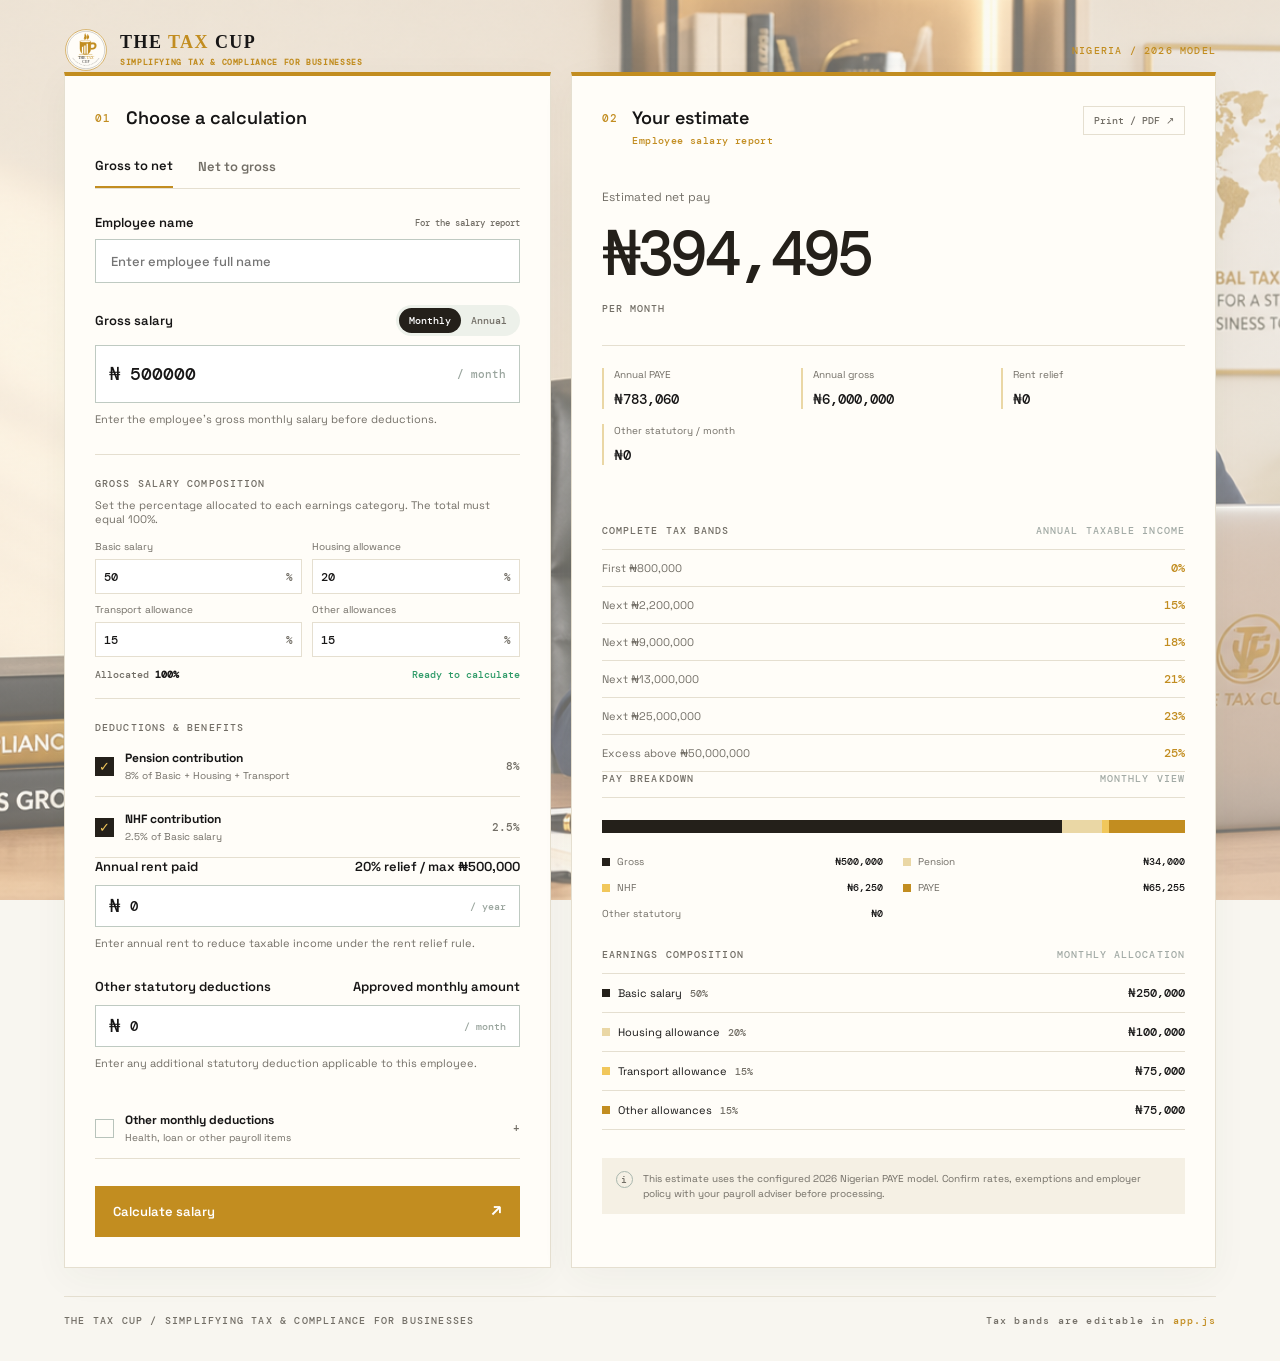
<file: index.html>
<!doctype html>
<html lang="en">
<head>
  <meta charset="UTF-8">
  <meta name="viewport" content="width=device-width, initial-scale=1.0">
  <meta name="theme-color" content="#171717">
  <link rel="manifest" href="manifest.json">
  <title>The Tax Cup | Salary calculator</title>
  <link rel="preconnect" href="https://fonts.googleapis.com">
  <link rel="preconnect" href="https://fonts.gstatic.com" crossorigin>
  <link href="https://fonts.googleapis.com/css2?family=DM+Mono:wght@400;500&family=Space+Grotesk:wght@400;500;600;700&display=swap" rel="stylesheet">
  <link rel="stylesheet" href="styles.css?v=20261014">
  <link rel="stylesheet" href="composition.css?v=20261014">
  <link rel="stylesheet" href="brand.css?v=20261014">
  <link rel="stylesheet" href="tax-bands.css?v=20261014">
  <link rel="stylesheet" href="header-brand.css?v=20261014">
  <link rel="stylesheet" href="report.css?v=20261014">
  <link rel="stylesheet" href="navigation.css?v=20261014">
  <link rel="stylesheet" href="archive.css?v=20261014">
</head>
<body>
  <main class="shell">
    <header class="topbar">
      <div class="brand"><img class="brand-logo" src="tax-cup-logo.svg" alt="The Tax Cup logo"><span class="brand-copy"><span class="brand-name">THE <em>TAX</em> CUP</span><small class="brand-tagline">SIMPLIFYING TAX &amp; COMPLIANCE FOR BUSINESSES</small></span></div>
      <span class="jurisdiction">NIGERIA / 2026 MODEL</span>
    </header>

    <section class="workspace">
      <div class="panel input-panel">
        <div class="panel-heading"><div><span class="step">01</span><h2>Choose a calculation</h2></div></div>
        <div class="mode-switch" role="tablist" aria-label="Calculation mode">
          <button class="mode active" data-mode="gross" role="tab" aria-selected="true">Gross to net</button>
          <button class="mode" data-mode="net" role="tab" aria-selected="false">Net to gross</button>
        </div>
        <form id="calculator-form">
          <label class="field-label employee-label" for="employee-name"><span>Employee name</span><span>For the salary report</span></label>
          <div class="text-input"><input id="employee-name" type="text" placeholder="Enter employee full name" autocomplete="name"></div>
          <label class="field-label" for="salary"><span id="salary-label">Gross salary</span><span class="unit-toggle"><button type="button" class="unit active" data-unit="monthly">Monthly</button><button type="button" class="unit" data-unit="annual">Annual</button></span></label>
          <div class="money-input"><span>₦</span><input id="salary" type="number" step="any" value="500000" required><span class="input-suffix" id="input-suffix">/ month</span></div>
          <p class="field-hint" id="salary-hint">Enter the employee's gross monthly salary before deductions.</p>

          <div class="options-title composition-title">Gross salary composition</div>
          <p class="field-hint composition-hint">Set the percentage allocated to each earnings category. The total must equal 100%.</p>
          <div class="allocation-grid">
            <label><span>Basic salary</span><div><input class="allocation" data-allocation="basic" type="number" min="0" step="any" value="50"><b>%</b></div></label>
            <label><span>Housing allowance</span><div><input class="allocation" data-allocation="housing" type="number" min="0" step="any" value="20"><b>%</b></div></label>
            <label><span>Transport allowance</span><div><input class="allocation" data-allocation="transport" type="number" min="0" step="any" value="15"><b>%</b></div></label>
            <label><span>Other allowances</span><div><input class="allocation" data-allocation="other" type="number" min="0" step="any" value="15"><b>%</b></div></label>
          </div>
          <div class="allocation-total"><span>Allocated <strong id="allocation-total">100%</strong></span><span id="allocation-status">Ready to calculate</span></div>

          <div class="options-title">Deductions & benefits</div>
          <label class="check-row"><input id="pension" type="checkbox" checked><span class="check-box"></span><span><strong>Pension contribution</strong><small>8% of Basic + Housing + Transport</small></span><b>8%</b></label>
          <label class="check-row"><input id="nhf" type="checkbox" checked><span class="check-box"></span><span><strong>NHF contribution</strong><small>2.5% of Basic salary</small></span><b>2.5%</b></label>
          <label class="field-label rent-label" for="annual-rent"><span>Annual rent paid</span><span>20% relief / max ₦500,000</span></label>
          <div class="money-input compact"><span>₦</span><input id="annual-rent" type="number" step="any" value="0"><span class="input-suffix">/ year</span></div>
          <p class="field-hint rent-hint">Enter annual rent to reduce taxable income under the rent relief rule.</p>
          <label class="field-label rent-label" for="statutory-deductions"><span>Other statutory deductions</span><span>Approved monthly amount</span></label>
          <div class="money-input compact"><span>₦</span><input id="statutory-deductions" type="number" step="any" value="0"><span class="input-suffix">/ month</span></div>
          <p class="field-hint rent-hint">Enter any additional statutory deduction applicable to this employee.</p>
          <label class="check-row"><input id="other-deductions" type="checkbox"><span class="check-box"></span><span><strong>Other monthly deductions</strong><small>Health, loan or other payroll items</small></span><b>+</b></label>
          <div class="money-input compact hidden" id="other-wrap"><span>₦</span><input id="other" type="number" step="any" value="0"><span class="input-suffix">/ month</span></div>
          <button class="calculate" id="calculate-button" type="submit"><span>Calculate salary</span><span class="arrow">↗</span></button>
        </form>
      </div>

      <div class="panel result-panel">
        <div class="panel-heading"><div><span class="step">02</span><div><h2>Your estimate</h2><span class="report-employee" id="report-employee">Employee salary report</span></div></div><button class="print-button" id="print" title="Print or save this estimate as PDF">Print / PDF ↗</button></div>
        <div class="result-hero"><span id="result-label">Estimated net pay</span><strong id="net-result">₦399,871</strong><span id="result-period">per month</span></div>
        <div class="metrics"><div><span>Annual PAYE</span><strong id="paye-result">₦1,201,548</strong></div><div><span>Annual gross</span><strong id="gross-result">₦6,000,000</strong></div><div><span>Rent relief</span><strong id="rent-relief-result">₦0</strong></div><div><span>Other statutory / month</span><strong id="statutory-result">₦0</strong></div></div>
        <div class="tax-band-panel"><div class="breakdown-heading"><span>Complete tax bands</span><span>Annual taxable income</span></div><div id="tax-band-list"></div></div>
        <div class="breakdown-heading"><span>Pay breakdown</span><span id="breakdown-period">Monthly view</span></div>
        <div class="breakdown"><div class="bar"><i class="gross-bar"></i><i class="pension-bar"></i><i class="nhf-bar"></i><i class="tax-bar"></i></div><div class="legend"><span><i class="dot gross"></i>Gross <b id="gross-legend">₦500,000</b></span><span><i class="dot pension"></i>Pension <b id="pension-legend">₦40,000</b></span><span><i class="dot nhf"></i>NHF <b id="nhf-legend">₦12,500</b></span><span><i class="dot tax"></i>PAYE <b id="tax-legend">₦100,129</b></span><span>Other statutory <b id="statutory-legend">₦0</b></span></div></div>
        <div class="allowance-breakdown"><div class="breakdown-heading"><span>Earnings composition</span><span>Monthly allocation</span></div><div id="allowance-list"></div></div>
        <div class="note"><span>i</span><p>This estimate uses the configured 2026 Nigerian PAYE model. Confirm rates, exemptions and employer policy with your payroll adviser before processing.</p></div>
      </div>
    </section>
    <footer><span>THE TAX CUP / SIMPLIFYING TAX &amp; COMPLIANCE FOR BUSINESSES</span><span>Tax bands are editable in <strong>app.js</strong></span></footer>
  </main>
  <script src="app.js?v=20261014"></script>
</body>
</html>
</file>
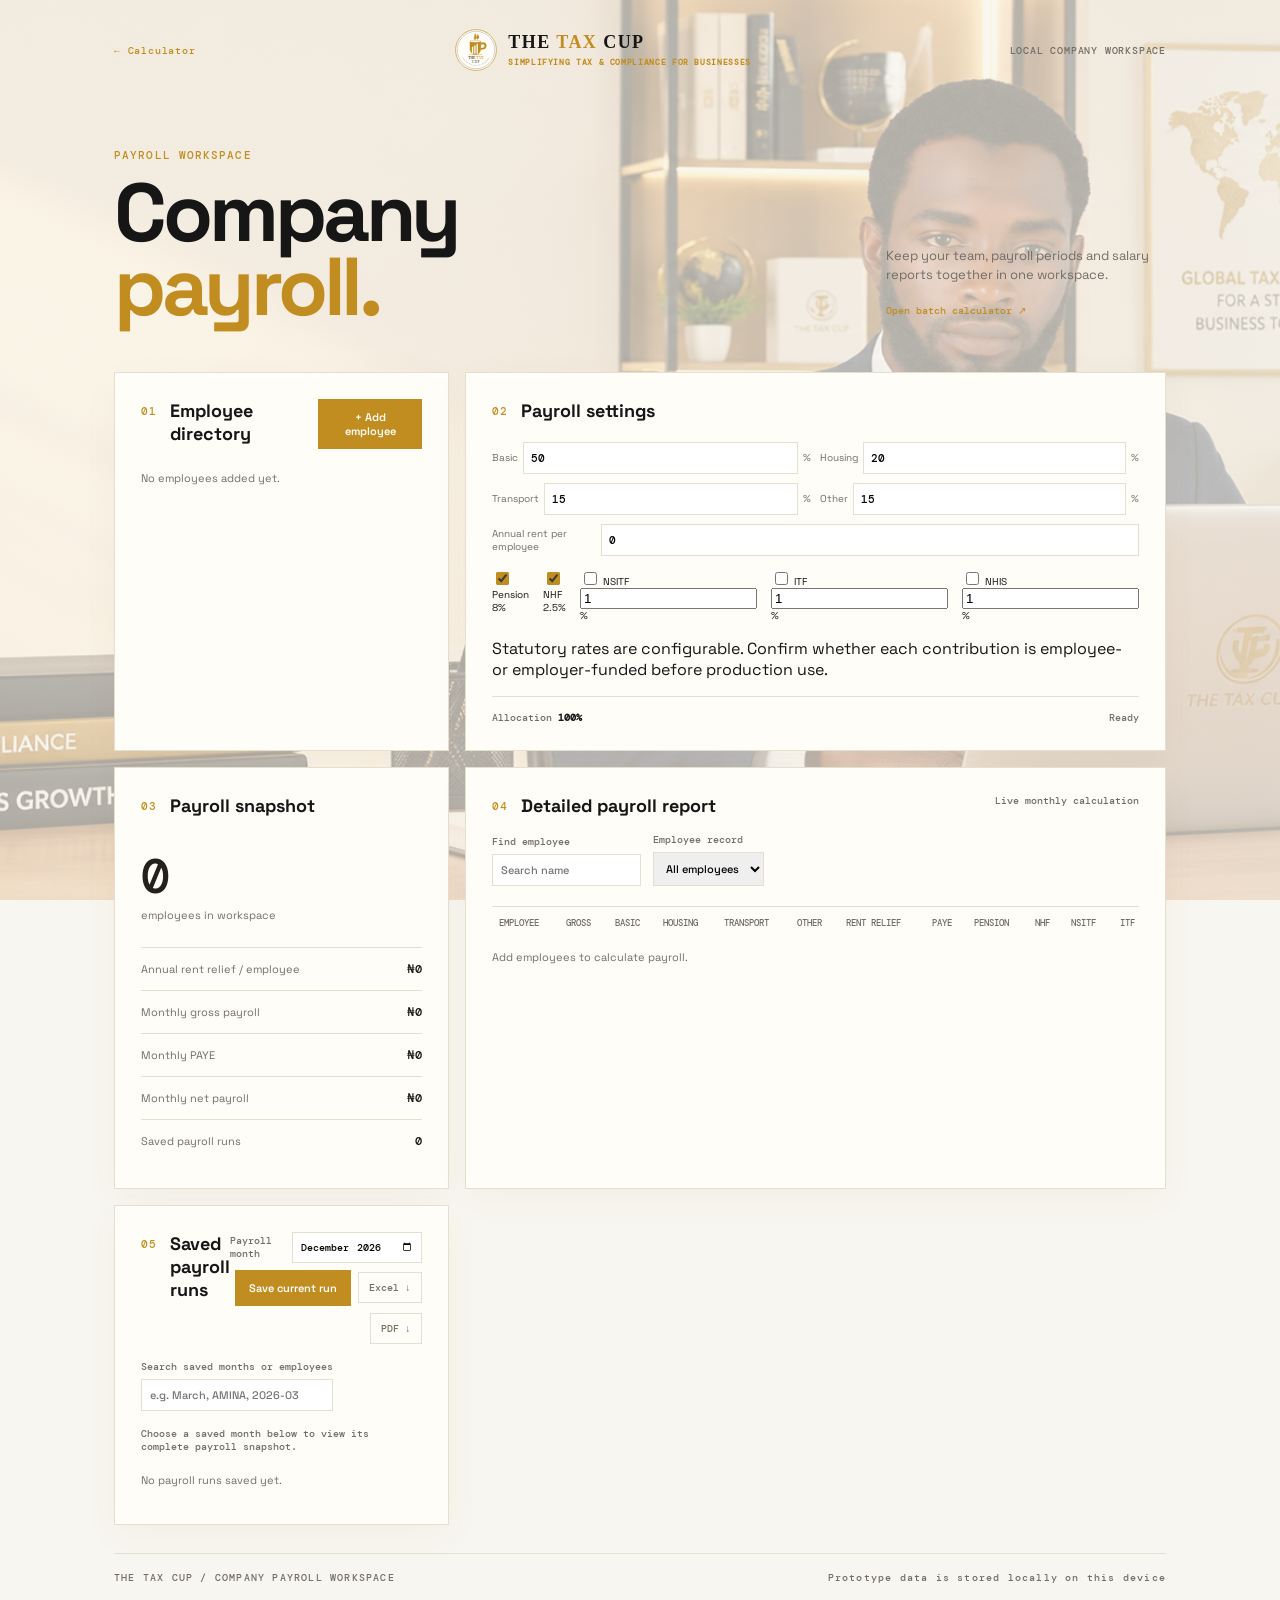
<file: company - Copy.html>
<!doctype html>
<html lang="en">
<head>
  <meta charset="UTF-8"><meta name="viewport" content="width=device-width, initial-scale=1.0">
  <title>The Tax Cup | Company payroll</title>
  <link rel="preconnect" href="https://fonts.googleapis.com"><link rel="preconnect" href="https://fonts.gstatic.com" crossorigin>
  <link href="https://fonts.googleapis.com/css2?family=DM+Mono:wght@400;500&family=Space+Grotesk:wght@400;500;600;700&display=swap" rel="stylesheet">
  <link rel="stylesheet" href="styles.css"><link rel="stylesheet" href="brand.css"><link rel="stylesheet" href="header-brand.css"><link rel="stylesheet" href="company.css"><link rel="stylesheet" href="company-payroll.css">
</head>
<body>
  <main class="company-shell">
    <header class="company-topbar"><a class="back-link" href="index.html">← Calculator</a><div class="brand"><img class="brand-logo" src="tax-cup-logo.svg" alt="The Tax Cup logo"><span class="brand-copy"><span class="brand-name">THE <em>TAX</em> CUP</span><small class="brand-tagline">SIMPLIFYING TAX &amp; COMPLIANCE FOR BUSINESSES</small></span></div><span class="company-state">LOCAL COMPANY WORKSPACE</span></header>
    <div class="pdf-brand"><img src="tax-cup-logo.svg" alt="The Tax Cup logo"><div><strong>THE TAX CUP</strong><span>PAYROLL STATEMENT</span></div></div>
    <section class="company-heading"><div><p class="kicker">Payroll workspace</p><h1>Company<br><span>payroll.</span></h1></div><div class="company-copy"><p>Keep your team, payroll periods and salary reports together in one workspace.</p><a href="employees.html">Open batch calculator ↗</a></div></section>
    <section class="company-grid">
      <div class="company-card company-card-wide"><div class="card-title"><div><span class="step">01</span><h2>Employee directory</h2></div><button class="gold-button" id="add-employee" type="button">+ Add employee</button></div><div class="employee-form hidden" id="employee-form"><input id="employee-name" placeholder="Full name" autocomplete="name"><input id="employee-role" placeholder="Role or department"><input id="employee-salary" type="number" step="any" placeholder="Gross monthly salary"><button class="dark-button" id="save-employee" type="button">Save employee</button></div><div class="directory" id="directory"></div><p class="empty-message" id="empty-message">No employees added yet.</p></div>
      <div class="company-card"><div class="card-title"><div><span class="step">02</span><h2>Payroll settings</h2></div></div><div class="settings-grid"><label>Basic <input class="allocation" data-key="basic" type="number" value="50" step="any">%</label><label>Housing <input class="allocation" data-key="housing" type="number" value="20" step="any">%</label><label>Transport <input class="allocation" data-key="transport" type="number" value="15" step="any">%</label><label>Other <input class="allocation" data-key="other" type="number" value="15" step="any">%</label><label>Annual rent per employee <input id="shared-rent" type="number" value="0" step="any"></label></div><div class="settings-checks"><label><input id="shared-pension" type="checkbox" checked> Pension 8%</label><label><input id="shared-nhf" type="checkbox" checked> NHF 2.5%</label><label><input id="shared-nsitf" type="checkbox"> NSITF <input id="shared-nsitf-rate" class="statutory-rate" type="number" min="0" step="0.01" value="1">%</label><label><input id="shared-itf" type="checkbox"> ITF <input id="shared-itf-rate" class="statutory-rate" type="number" min="0" step="0.01" value="1">%</label><label><input id="shared-nhis" type="checkbox"> NHIS <input id="shared-nhis-rate" class="statutory-rate" type="number" min="0" step="0.01" value="1">%</label></div><p class="statutory-note">Statutory rates are configurable. Confirm whether each contribution is employee- or employer-funded before production use.</p><div class="allocation-total"><span>Allocation <strong id="allocation-total">100%</strong></span><span id="allocation-status">Ready</span></div></div>
      <div class="company-card"><div class="card-title"><div><span class="step">03</span><h2>Payroll snapshot</h2></div></div><div class="snapshot-number" id="employee-count">0</div><p class="muted">employees in workspace</p><div class="snapshot-line"><span>Annual rent relief / employee</span><strong id="rent-relief-total">₦0</strong></div><div class="snapshot-line"><span>Monthly gross payroll</span><strong id="gross-total">₦0</strong></div><div class="snapshot-line"><span>Monthly PAYE</span><strong id="paye-total">₦0</strong></div><div class="snapshot-line"><span>Monthly net payroll</span><strong id="net-total">₦0</strong></div><div class="snapshot-line"><span>Saved payroll runs</span><strong id="run-count">0</strong></div></div>
      <div class="company-card company-card-wide"><div class="card-title"><div><span class="step">04</span><h2>Detailed payroll report</h2></div><span class="report-period" id="report-period">Live monthly calculation</span></div><div class="detail-filters"><label>Find employee <input id="employee-search" type="search" placeholder="Search name"></label><label>Employee record <select id="employee-filter"><option value="">All employees</option></select></label></div><div class="table-wrap"><table><thead><tr><th>Employee</th><th>Gross</th><th>Basic</th><th>Housing</th><th>Transport</th><th>Other</th><th>Rent relief</th><th>PAYE</th><th>Pension</th><th>NHF</th><th>NSITF</th><th>ITF</th><th>NHIS</th><th>Net pay</th></tr></thead><tbody id="payroll-body"></tbody></table></div><p class="empty-message" id="payroll-empty">Add employees to calculate payroll.</p></div>
      <div class="company-card company-card-wide"><div class="card-title"><div><span class="step">05</span><h2>Saved payroll runs</h2></div><span class="run-actions"><label class="period-picker">Payroll month <input id="payroll-month" type="month" required></label><button class="gold-button" id="save-run" type="button">Save current run</button> <button class="print-button" id="download-excel" type="button">Excel ↓</button> <button class="print-button" id="download-pdf" type="button">PDF ↓</button></span></div><div class="saved-search"><label>Search saved months or employees <input id="saved-search" type="search" placeholder="e.g. March, AMINA, 2026-03"></label></div><p class="selected-run-note" id="selected-run-note">Choose a saved month below to view its complete payroll snapshot.</p><div class="run-list" id="run-list"></div><p class="empty-message" id="run-empty">No payroll runs saved yet.</p></div>
    </section>
    <footer><span>THE TAX CUP / COMPANY PAYROLL WORKSPACE</span><span>Prototype data is stored locally on this device</span></footer>
  </main><script src="company.js"></script>
</body></html>
</file>
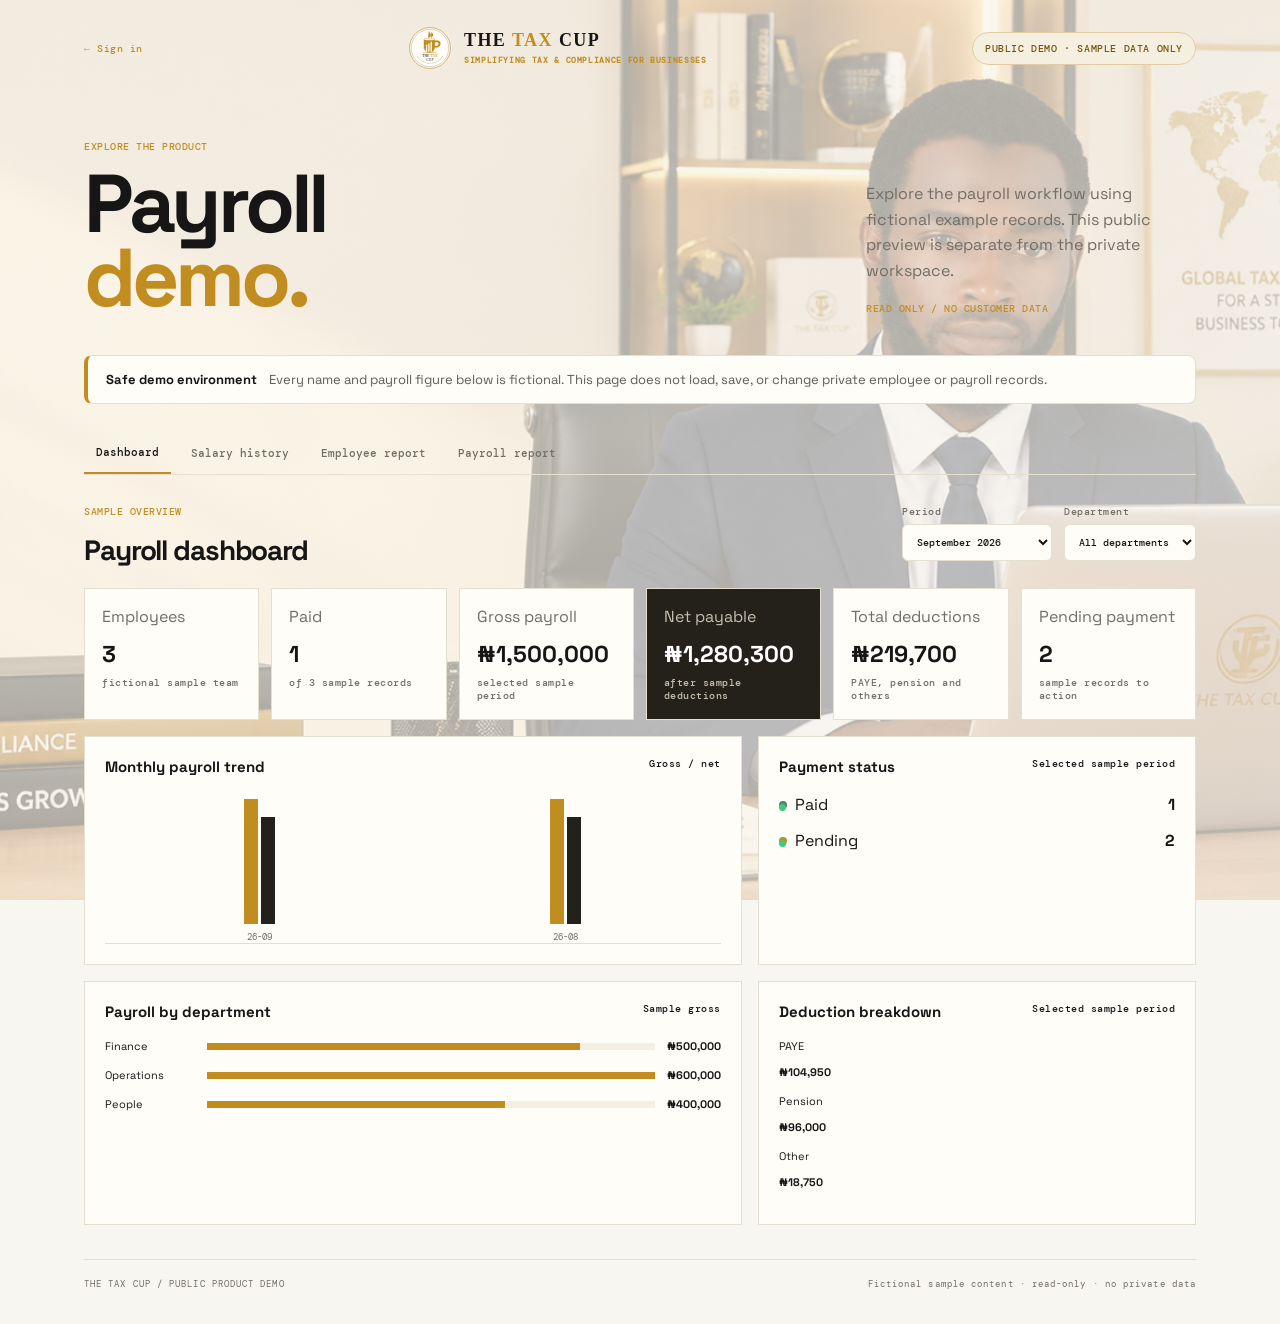
<file: demo.html>
<!doctype html>
<html lang="en">
<head>
  <meta charset="UTF-8">
  <meta name="viewport" content="width=device-width, initial-scale=1.0">
  <meta name="robots" content="noindex, nofollow">
  <title>The Tax Cup | Payroll demo</title>
  <link rel="preconnect" href="https://fonts.googleapis.com">
  <link rel="preconnect" href="https://fonts.gstatic.com" crossorigin>
  <link href="https://fonts.googleapis.com/css2?family=DM+Mono:wght@400;500&family=Space+Grotesk:wght@400;500;600;700&display=swap" rel="stylesheet">
  <link rel="stylesheet" href="styles.css">
  <link rel="stylesheet" href="brand.css">
  <link rel="stylesheet" href="header-brand.css">
  <link rel="stylesheet" href="payroll.css">
  <link rel="stylesheet" href="demo.css">
</head>
<body>
  <main class="payroll-shell demo-shell">
    <header class="payroll-topbar">
      <a class="back-link" href="login.html">← Sign in</a>
      <div class="brand"><img class="brand-logo" src="tax-cup-logo.svg" alt="The Tax Cup logo"><span class="brand-copy"><span class="brand-name">THE <em>TAX</em> CUP</span><small class="brand-tagline">SIMPLIFYING TAX &amp; COMPLIANCE FOR BUSINESSES</small></span></div>
      <span class="demo-badge">PUBLIC DEMO · SAMPLE DATA ONLY</span>
    </header>

    <section class="payroll-heading">
      <div><p class="kicker">Explore the product</p><h1>Payroll<br><span>demo.</span></h1></div>
      <div class="heading-copy"><p>Explore the payroll workflow using fictional example records. This public preview is separate from the private workspace.</p><span class="prototype-note">READ ONLY / NO CUSTOMER DATA</span></div>
    </section>

    <div class="demo-notice" role="note"><strong>Safe demo environment</strong><span>Every name and payroll figure below is fictional. This page does not load, save, or change private employee or payroll records.</span></div>

    <nav class="module-nav" aria-label="Demo sections">
      <button class="nav-tab active" type="button" data-view="dashboard">Dashboard</button>
      <button class="nav-tab" type="button" data-view="records">Salary history</button>
      <button class="nav-tab" type="button" data-view="employee-report">Employee report</button>
      <button class="nav-tab" type="button" data-view="company-report">Payroll report</button>
    </nav>

    <section class="view active" id="dashboard-view">
      <div class="view-head"><div><p class="kicker">Sample overview</p><h2>Payroll dashboard</h2></div><div class="filter-inline"><label>Period <select id="dashboard-period"><option value="all">All sample periods</option></select></label><label>Department <select id="dashboard-department"><option value="">All departments</option></select></label></div></div>
      <div class="metric-grid"><article class="metric"><span>Employees</span><strong id="metric-employees">0</strong><small>fictional sample team</small></article><article class="metric"><span>Paid</span><strong id="metric-paid">0</strong><small id="metric-paid-note">of 0 records</small></article><article class="metric"><span>Gross payroll</span><strong id="metric-gross">₦0</strong><small>selected sample period</small></article><article class="metric accent"><span>Net payable</span><strong id="metric-net">₦0</strong><small>after sample deductions</small></article><article class="metric"><span>Total deductions</span><strong id="metric-deductions">₦0</strong><small>PAYE, pension and others</small></article><article class="metric"><span>Pending payment</span><strong id="metric-pending">0</strong><small>sample records to action</small></article></div>
      <div class="dashboard-grid"><article class="surface chart-surface"><div class="surface-head"><h3>Monthly payroll trend</h3><span>Gross / net</span></div><div class="trend" id="trend-chart"></div></article><article class="surface chart-surface"><div class="surface-head"><h3>Payment status</h3><span>Selected sample period</span></div><div class="status-chart" id="status-chart"></div></article><article class="surface chart-surface"><div class="surface-head"><h3>Payroll by department</h3><span>Sample gross</span></div><div class="department-chart" id="department-chart"></div></article><article class="surface"><div class="surface-head"><h3>Deduction breakdown</h3><span>Selected sample period</span></div><div class="deduction-list" id="deduction-chart"></div></article></div>
    </section>

    <section class="view" id="records-view">
      <div class="view-head"><div><p class="kicker">Fictional snapshots</p><h2>Sample salary records</h2></div></div>
      <div class="filters surface"><label>Period <select id="record-period"><option value="">All periods</option></select></label><label>Department <select id="record-department"><option value="">All departments</option></select></label><label>Status <select id="record-status"><option value="">All statuses</option><option>Draft</option><option>Under Review</option><option>Approved</option></select></label><label class="search-field">Search <input id="record-search" type="search" placeholder="Name or department"></label></div>
      <div class="surface table-surface"><div class="table-wrap"><table><thead><tr><th>Period</th><th>Employee</th><th>Department</th><th>Gross</th><th>Deductions</th><th>Net pay</th><th>Workflow</th><th>Payment</th></tr></thead><tbody id="records-body"></tbody></table></div><p class="empty-message hidden" id="records-empty">No sample records match these filters.</p></div>
    </section>

    <section class="view" id="employee-report-view">
      <div class="view-head"><div><p class="kicker">Individual example</p><h2>Employee payroll report</h2></div><label class="demo-select">Sample employee <select id="report-employee"></select></label></div>
      <div class="report-output surface" id="employee-report-output"></div>
    </section>

    <section class="view" id="company-report-view">
      <div class="view-head"><div><p class="kicker">Fictional company summary</p><h2>Payroll reporting</h2></div><label class="demo-select">Sample period <select id="company-period"><option value="all">All sample periods</option></select></label></div>
      <div class="summary-grid" id="company-summary"></div>
      <div class="surface table-surface"><div class="table-wrap"><table><thead><tr><th>Employee</th><th>Department</th><th>Basic</th><th>Allowances</th><th>Gross</th><th>Deductions</th><th>Net</th></tr></thead><tbody id="company-body"></tbody></table></div></div>
    </section>

    <footer><span>THE TAX CUP / PUBLIC PRODUCT DEMO</span><span>Fictional sample content · read-only · no private data</span></footer>
  </main>
  <script src="demo.js" defer></script>
</body>
</html>
</file>
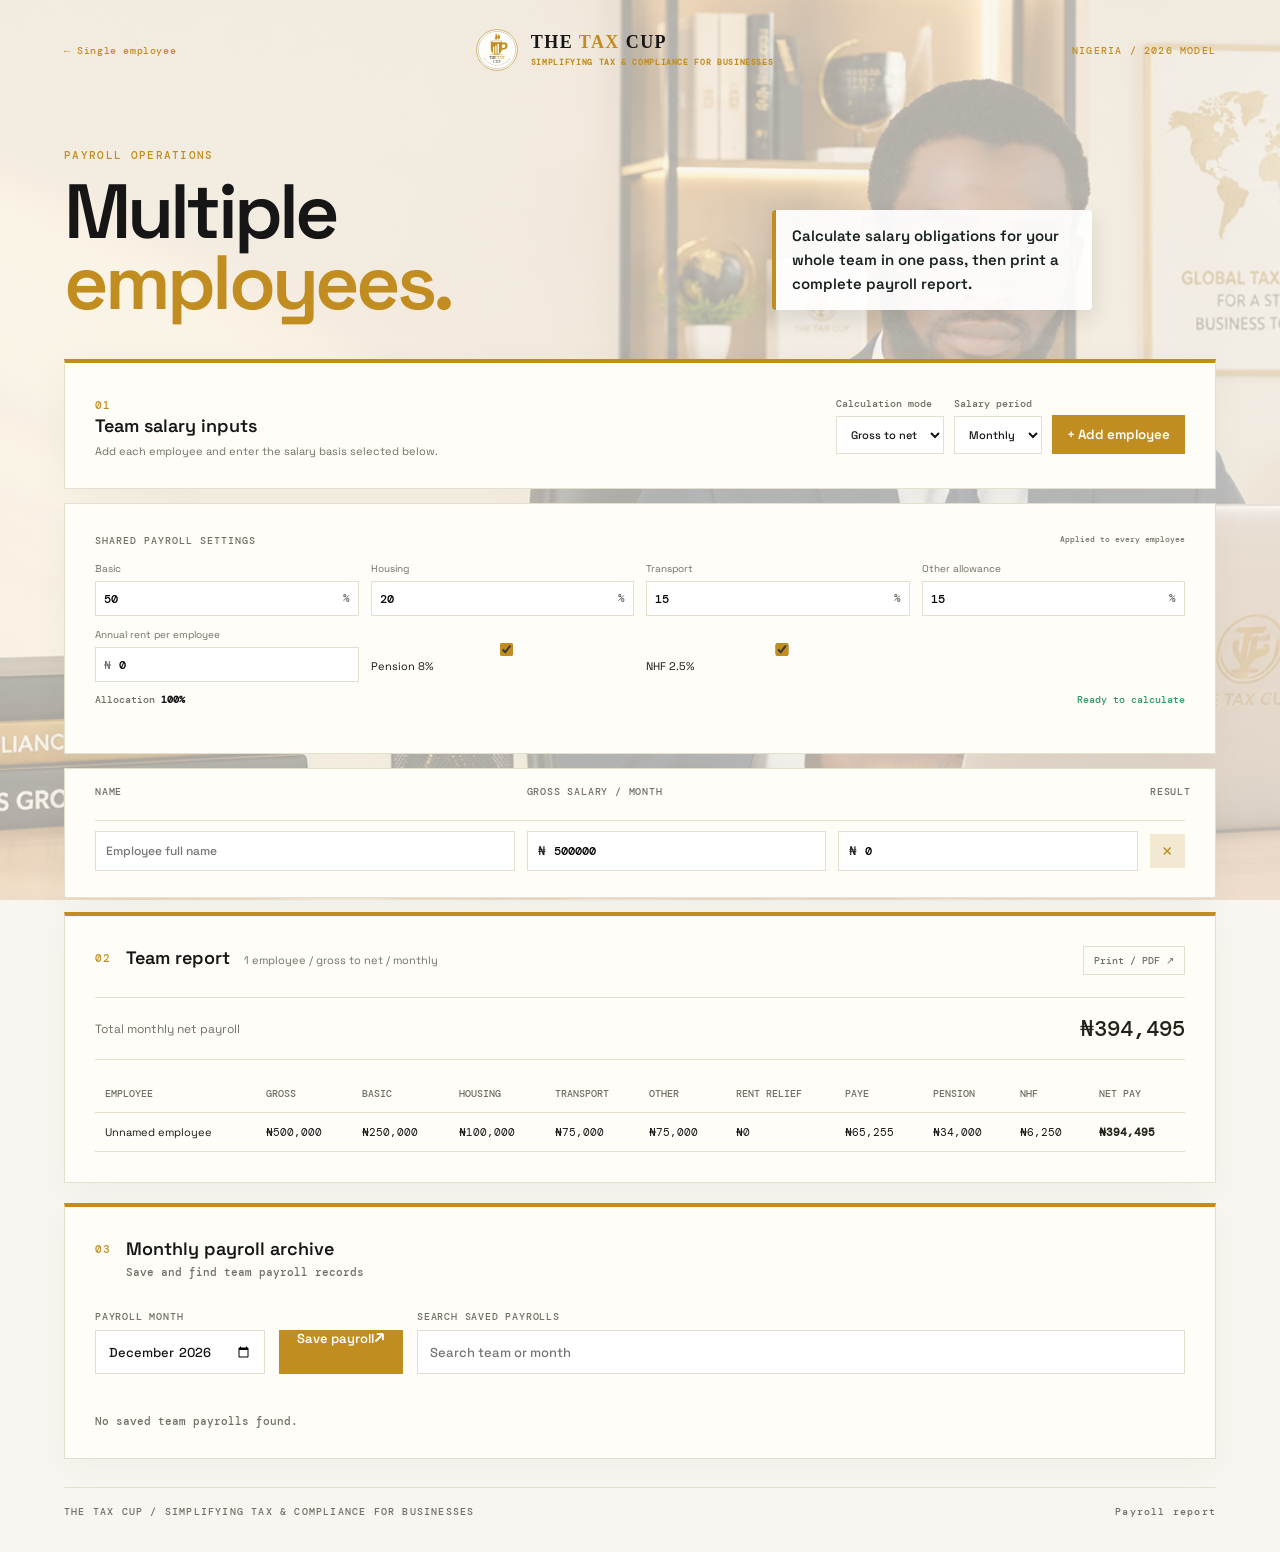
<file: employees - Copy.html>
<!doctype html>
<html lang="en">
<head>
  <meta charset="UTF-8">
  <meta name="viewport" content="width=device-width, initial-scale=1.0">
  <title>The Tax Cup | Multiple employees</title>
  <link rel="preconnect" href="https://fonts.googleapis.com">
  <link rel="preconnect" href="https://fonts.gstatic.com" crossorigin>
  <link href="https://fonts.googleapis.com/css2?family=DM+Mono:wght@400;500&family=Space+Grotesk:wght@400;500;600;700&display=swap" rel="stylesheet">
  <link rel="stylesheet" href="styles.css"><link rel="stylesheet" href="composition.css"><link rel="stylesheet" href="brand.css"><link rel="stylesheet" href="tax-bands.css"><link rel="stylesheet" href="header-brand.css"><link rel="stylesheet" href="navigation.css"><link rel="stylesheet" href="employees.css"><link rel="stylesheet" href="archive.css">
</head>
<body>
  <main class="shell">
    <header class="topbar"><a class="back-link" href="index.html">← Single employee</a><div class="brand"><img class="brand-logo" src="tax-cup-logo.svg" alt="The Tax Cup logo"><span class="brand-copy"><span class="brand-name">THE <em>TAX</em> CUP</span><small class="brand-tagline">SIMPLIFYING TAX &amp; COMPLIANCE FOR BUSINESSES</small></span></div><span class="jurisdiction">NIGERIA / 2026 MODEL</span></header>
    <section class="intro batch-intro"><div><p class="kicker">Payroll operations</p><h1>Multiple<br><span>employees.</span></h1></div><p class="intro-copy">Calculate salary obligations for your whole team in one pass, then print a complete payroll report.</p></section>
    <section class="batch-toolbar panel"><div><span class="step">01</span><h2>Team salary inputs</h2><p>Add each employee and enter the salary basis selected below.</p></div><div class="toolbar-actions"><label class="select-label">Calculation mode<select id="batch-mode"><option value="gross">Gross to net</option><option value="net">Net to gross</option></select></label><label class="select-label">Salary period<select id="batch-unit"><option value="monthly">Monthly</option><option value="annual">Annual</option></select></label><button class="add-button" id="add-employee" type="button">+ Add employee</button></div></section>
    <section class="settings panel"><div class="settings-title"><span>Shared payroll settings</span><small>Applied to every employee</small></div><div class="settings-grid"><label>Basic <div><input class="allocation" data-key="basic" type="number" value="50" step="any"><b>%</b></div></label><label>Housing <div><input class="allocation" data-key="housing" type="number" value="20" step="any"><b>%</b></div></label><label>Transport <div><input class="allocation" data-key="transport" type="number" value="15" step="any"><b>%</b></div></label><label>Other allowance <div><input class="allocation" data-key="other" type="number" value="15" step="any"><b>%</b></div></label><label>Annual rent per employee <div class="wide-input"><span>₦</span><input id="shared-rent" type="number" value="0" step="any"></div></label><label class="check-setting"><input id="shared-pension" type="checkbox" checked> Pension 8%</label><label class="check-setting"><input id="shared-nhf" type="checkbox" checked> NHF 2.5%</label></div><div class="allocation-total"><span>Allocation <strong id="allocation-total">100%</strong></span><span id="allocation-status">Ready to calculate</span></div></section>
    <section class="employees-panel panel"><div class="employee-head"><span>Name</span><span id="salary-column">Gross salary / month</span><span>Result</span><span></span></div><div id="employee-rows"></div><p class="empty-state hidden" id="empty-state">Add an employee to begin.</p></section>
    <section class="batch-results panel"><div class="results-heading"><div><span class="step">02</span><h2>Team report</h2><p id="report-summary">No calculations yet</p></div><button class="print-button" id="print" type="button">Print / PDF ↗</button></div><div class="team-total"><span>Total monthly net payroll</span><strong id="total-net">₦0</strong></div><div class="table-wrap"><table><thead><tr><th>Employee</th><th>Gross</th><th>Basic</th><th>Housing</th><th>Transport</th><th>Other</th><th>PAYE</th><th>Pension</th><th>NHF</th><th>Net pay</th></tr></thead><tbody id="results-body"></tbody></table></div></section>
    <section class="archive-panel panel"><div class="panel-heading"><div><span class="step">03</span><div><h2>Monthly payroll archive</h2><span class="archive-subtitle">Save and find team payroll records</span></div></div></div><div class="archive-actions"><label class="archive-field" for="batch-payroll-month">Payroll month<input id="batch-payroll-month" type="month" required></label><button class="calculate archive-save" id="save-batch-payroll" type="button">Save payroll <span class="arrow">↗</span></button><label class="archive-search" for="batch-archive-search">Search saved payrolls<input id="batch-archive-search" type="search" placeholder="Search team or month"></label></div><div class="archive-list" id="batch-archive-list"></div><p class="archive-empty hidden" id="batch-archive-empty">No saved team payrolls found.</p></section>
    <footer><span>THE TAX CUP / SIMPLIFYING TAX &amp; COMPLIANCE FOR BUSINESSES</span><span>Payroll report</span></footer>
  </main><script src="archive.js"></script><script src="employees.js"></script>
</body></html>
</file>
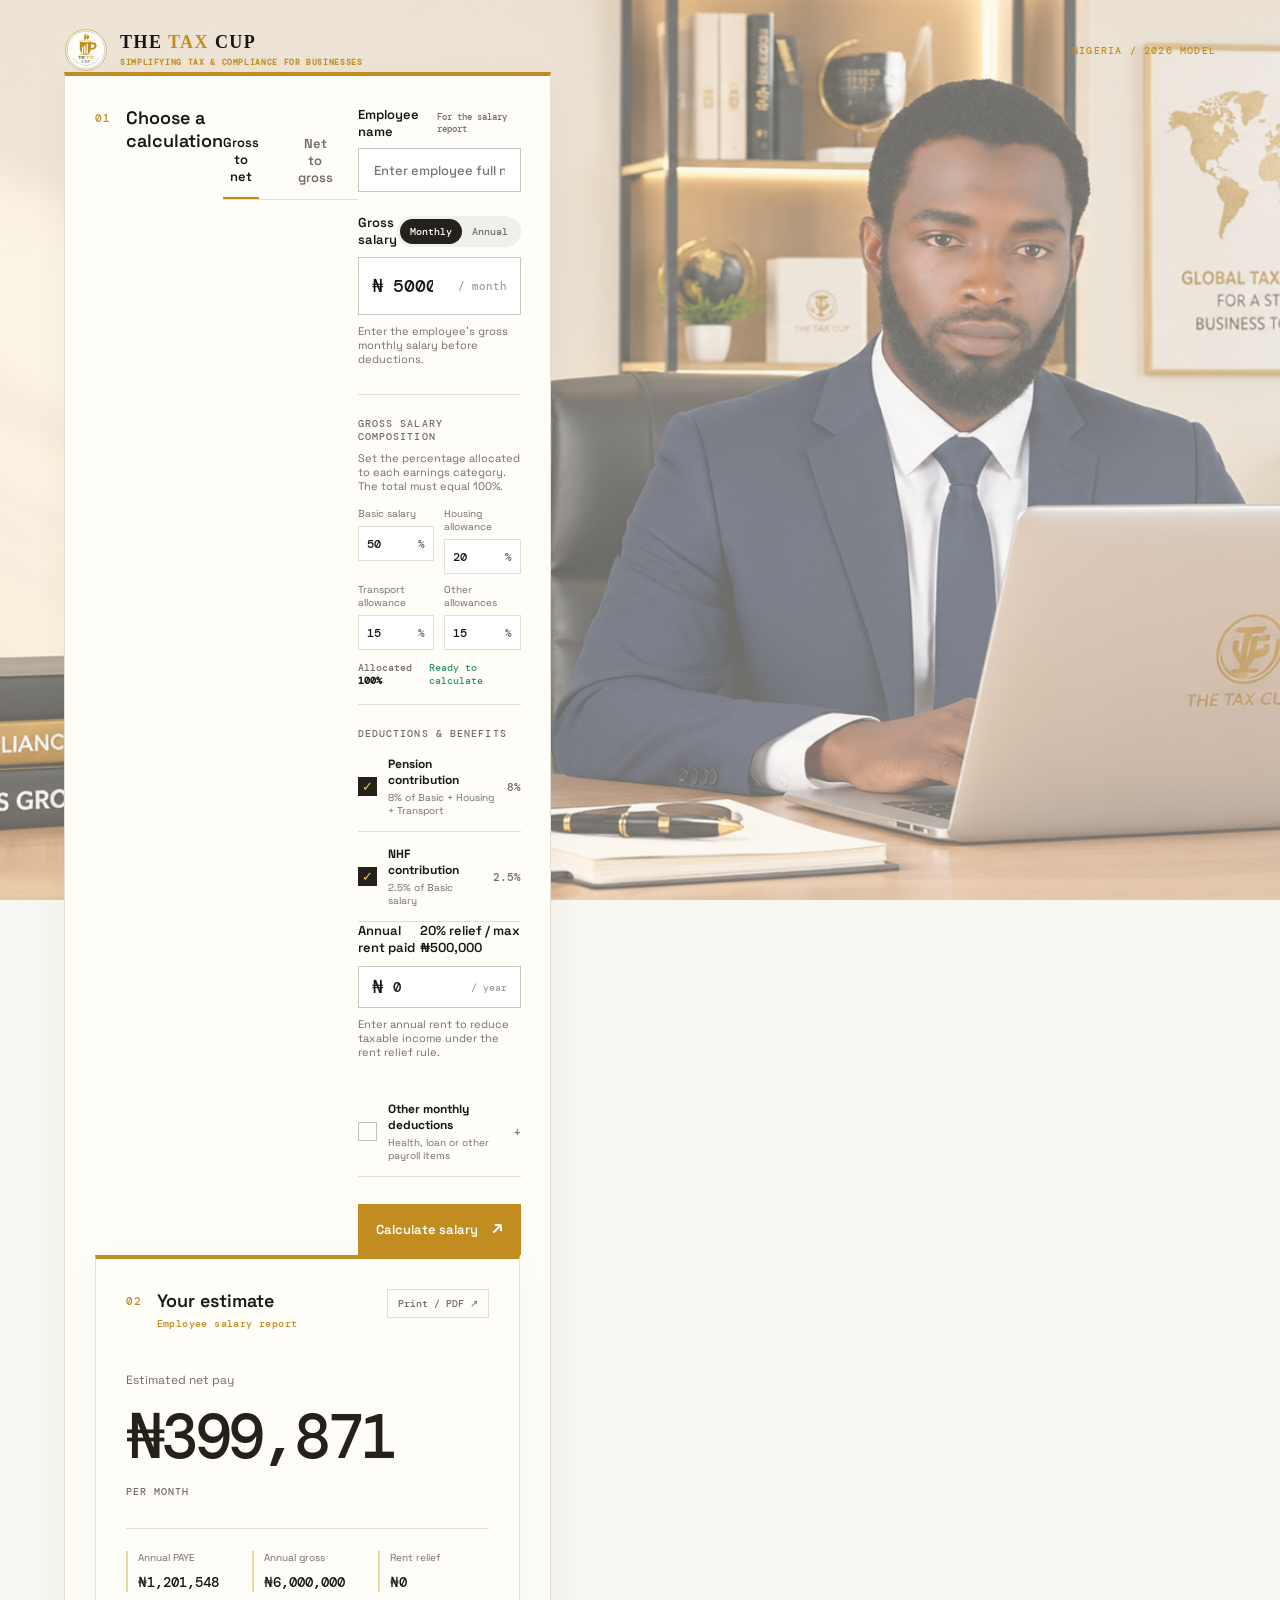
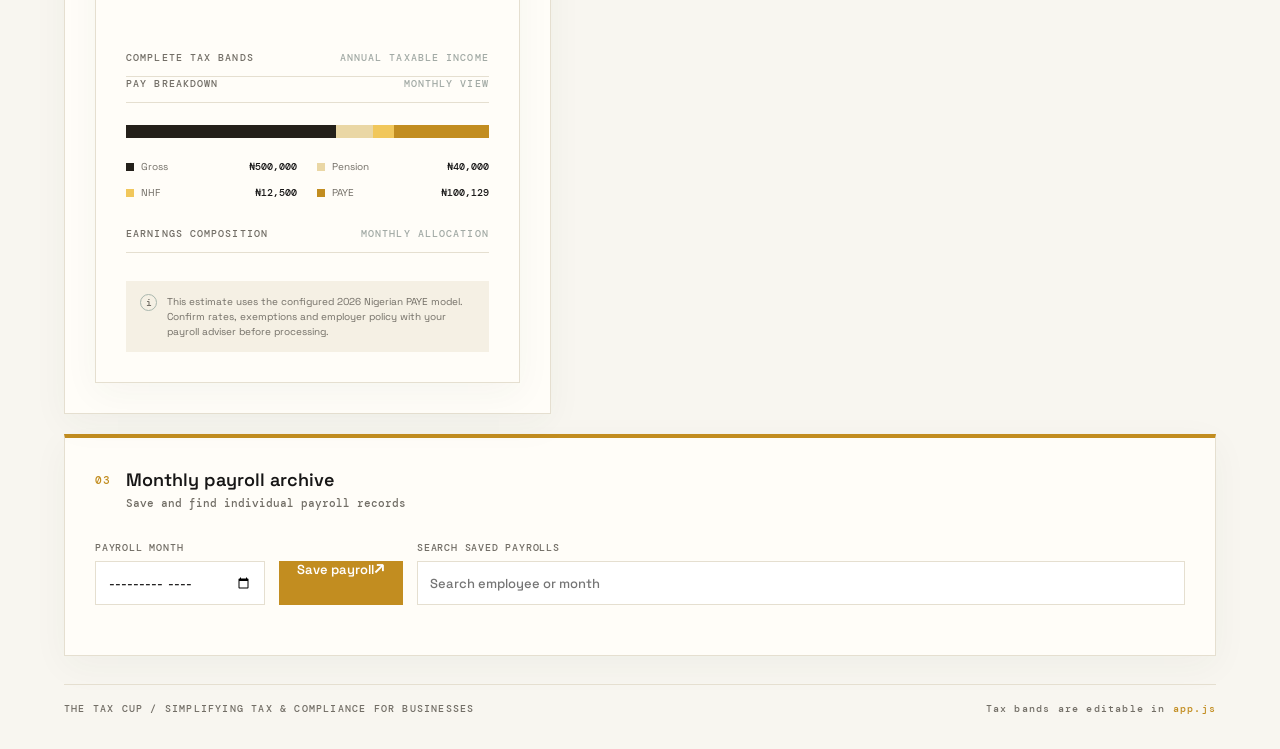
<file: index - Copy.html>
<!doctype html>
<html lang="en">
<head>
  <meta charset="UTF-8">
  <meta name="viewport" content="width=device-width, initial-scale=1.0">
  <title>The Tax Cup | Salary calculator</title>
  <link rel="preconnect" href="https://fonts.googleapis.com">
  <link rel="preconnect" href="https://fonts.gstatic.com" crossorigin>
  <link href="https://fonts.googleapis.com/css2?family=DM+Mono:wght@400;500&family=Space+Grotesk:wght@400;500;600;700&display=swap" rel="stylesheet">
  <link rel="stylesheet" href="styles.css">
  <link rel="stylesheet" href="composition.css">
  <link rel="stylesheet" href="brand.css">
  <link rel="stylesheet" href="tax-bands.css">
  <link rel="stylesheet" href="header-brand.css">
  <link rel="stylesheet" href="report.css">
  <link rel="stylesheet" href="navigation.css">
  <link rel="stylesheet" href="archive.css">
</head>
<body>
  <main class="shell">
    <header class="topbar">
      <div class="brand"><img class="brand-logo" src="tax-cup-logo.svg" alt="The Tax Cup logo"><span class="brand-copy"><span class="brand-name">THE <em>TAX</em> CUP</span><small class="brand-tagline">SIMPLIFYING TAX &amp; COMPLIANCE FOR BUSINESSES</small></span></div>
      <span class="jurisdiction">NIGERIA / 2026 MODEL</span>
    </header>

    <section class="workspace">
      <div class="panel input-panel">
        <div class="panel-heading"><div><span class="step">01</span><h2>Choose a calculation</h2></div>
        <div class="mode-switch" role="tablist" aria-label="Calculation mode">
          <button class="mode active" data-mode="gross" role="tab" aria-selected="true">Gross to net</button>
          <button class="mode" data-mode="net" role="tab" aria-selected="false">Net to gross</button>
        </div>
        <form id="calculator-form">
          <label class="field-label employee-label" for="employee-name"><span>Employee name</span><span>For the salary report</span></label>
          <div class="text-input"><input id="employee-name" type="text" placeholder="Enter employee full name" autocomplete="name"></div>
          <label class="field-label" for="salary"><span id="salary-label">Gross salary</span><span class="unit-toggle"><button type="button" class="unit active" data-unit="monthly">Monthly</button><button type="button" class="unit" data-unit="annual">Annual</button></span></label>
          <div class="money-input"><span>₦</span><input id="salary" type="number" step="any" value="500000" required><span class="input-suffix" id="input-suffix">/ month</span></div>
          <p class="field-hint" id="salary-hint">Enter the employee's gross monthly salary before deductions.</p>

          <div class="options-title composition-title">Gross salary composition</div>
          <p class="field-hint composition-hint">Set the percentage allocated to each earnings category. The total must equal 100%.</p>
          <div class="allocation-grid">
            <label><span>Basic salary</span><div><input class="allocation" data-allocation="basic" type="number" min="0" step="any" value="50"><b>%</b></div></label>
            <label><span>Housing allowance</span><div><input class="allocation" data-allocation="housing" type="number" min="0" step="any" value="20"><b>%</b></div></label>
            <label><span>Transport allowance</span><div><input class="allocation" data-allocation="transport" type="number" min="0" step="any" value="15"><b>%</b></div></label>
            <label><span>Other allowances</span><div><input class="allocation" data-allocation="other" type="number" min="0" step="any" value="15"><b>%</b></div></label>
          </div>
          <div class="allocation-total"><span>Allocated <strong id="allocation-total">100%</strong></span><span id="allocation-status">Ready to calculate</span></div>

          <div class="options-title">Deductions & benefits</div>
          <label class="check-row"><input id="pension" type="checkbox" checked><span class="check-box"></span><span><strong>Pension contribution</strong><small>8% of Basic + Housing + Transport</small></span><b>8%</b></label>
          <label class="check-row"><input id="nhf" type="checkbox" checked><span class="check-box"></span><span><strong>NHF contribution</strong><small>2.5% of Basic salary</small></span><b>2.5%</b></label>
          <label class="field-label rent-label" for="annual-rent"><span>Annual rent paid</span><span>20% relief / max ₦500,000</span></label>
          <div class="money-input compact"><span>₦</span><input id="annual-rent" type="number" step="any" value="0"><span class="input-suffix">/ year</span></div>
          <p class="field-hint rent-hint">Enter annual rent to reduce taxable income under the rent relief rule.</p>
          <label class="check-row"><input id="other-deductions" type="checkbox"><span class="check-box"></span><span><strong>Other monthly deductions</strong><small>Health, loan or other payroll items</small></span><b>+</b></label>
          <div class="money-input compact hidden" id="other-wrap"><span>₦</span><input id="other" type="number" step="any" value="0"><span class="input-suffix">/ month</span></div>
          <button class="calculate" id="calculate-button" type="submit"><span>Calculate salary</span><span class="arrow">↗</span></button>
        </form>
      </div>

      <div class="panel result-panel">
        <div class="panel-heading"><div><span class="step">02</span><div><h2>Your estimate</h2><span class="report-employee" id="report-employee">Employee salary report</span></div></div><button class="print-button" id="print" title="Print or save this estimate as PDF">Print / PDF ↗</button></div>
        <div class="result-hero"><span id="result-label">Estimated net pay</span><strong id="net-result">₦399,871</strong><span id="result-period">per month</span></div>
        <div class="metrics"><div><span>Annual PAYE</span><strong id="paye-result">₦1,201,548</strong></div><div><span>Annual gross</span><strong id="gross-result">₦6,000,000</strong></div><div><span>Rent relief</span><strong id="rent-relief-result">₦0</strong></div></div>
        <div class="tax-band-panel"><div class="breakdown-heading"><span>Complete tax bands</span><span>Annual taxable income</span></div><div id="tax-band-list"></div></div>
        <div class="breakdown-heading"><span>Pay breakdown</span><span id="breakdown-period">Monthly view</span></div>
        <div class="breakdown"><div class="bar"><i class="gross-bar"></i><i class="pension-bar"></i><i class="nhf-bar"></i><i class="tax-bar"></i></div><div class="legend"><span><i class="dot gross"></i>Gross <b id="gross-legend">₦500,000</b></span><span><i class="dot pension"></i>Pension <b id="pension-legend">₦40,000</b></span><span><i class="dot nhf"></i>NHF <b id="nhf-legend">₦12,500</b></span><span><i class="dot tax"></i>PAYE <b id="tax-legend">₦100,129</b></span></div></div>
        <div class="allowance-breakdown"><div class="breakdown-heading"><span>Earnings composition</span><span>Monthly allocation</span></div><div id="allowance-list"></div></div>
        <div class="note"><span>i</span><p>This estimate uses the configured 2026 Nigerian PAYE model. Confirm rates, exemptions and employer policy with your payroll adviser before processing.</p></div>
      </div>
    </section>
    <section class="archive-panel panel">
      <div class="panel-heading"><div><span class="step">03</span><div><h2>Monthly payroll archive</h2><span class="archive-subtitle">Save and find individual payroll records</span></div></div></div>
      <div class="archive-actions"><label class="archive-field" for="single-payroll-month">Payroll month<input id="single-payroll-month" type="month" required></label><button class="calculate archive-save" id="save-single-payroll" type="button">Save payroll <span class="arrow">↗</span></button><label class="archive-search" for="single-archive-search">Search saved payrolls<input id="single-archive-search" type="search" placeholder="Search employee or month"></label></div>
      <div class="archive-list" id="single-archive-list"></div><p class="archive-empty hidden" id="single-archive-empty">No saved individual payrolls found.</p>
    </section>
    <footer><span>THE TAX CUP / SIMPLIFYING TAX &amp; COMPLIANCE FOR BUSINESSES</span><span>Tax bands are editable in <strong>app.js</strong></span></footer>
  </main>
  <script src="archive.js"></script>
  <script src="app.js"></script>
</body>
</html>
</file>
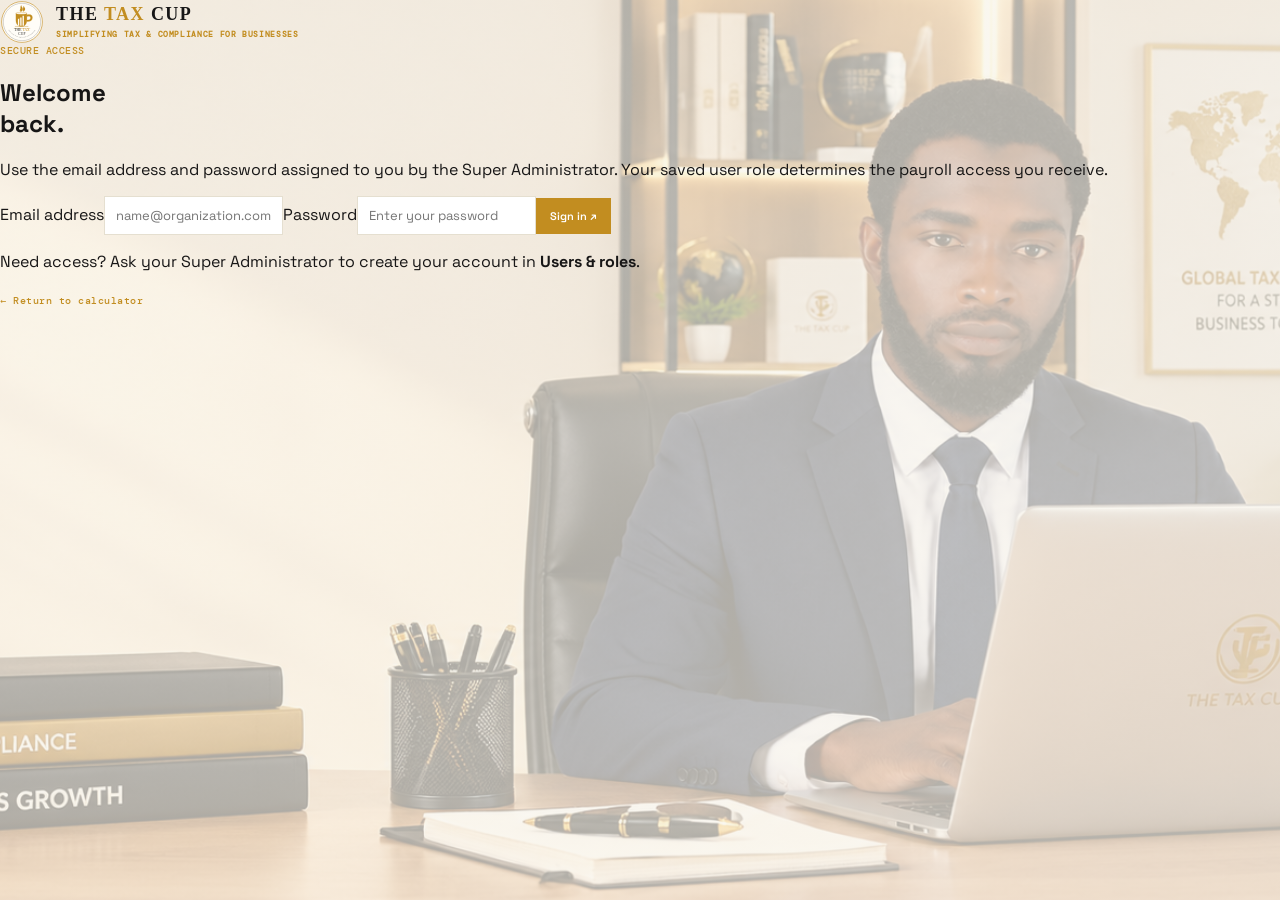
<file: login - Copy.html>
<!doctype html>
<html lang="en"><head><meta charset="UTF-8"><meta name="viewport" content="width=device-width, initial-scale=1.0"><title>The Tax Cup | Sign in</title><link rel="preconnect" href="https://fonts.googleapis.com"><link rel="preconnect" href="https://fonts.gstatic.com" crossorigin><link href="https://fonts.googleapis.com/css2?family=DM+Mono:wght@400;500&family=Space+Grotesk:wght@400;500;600;700&display=swap" rel="stylesheet"><link rel="stylesheet" href="styles.css"><link rel="stylesheet" href="brand.css"><link rel="stylesheet" href="header-brand.css"><link rel="stylesheet" href="payroll.css"></head>
<body><main class="login-shell"><div class="brand"><img class="brand-logo" src="tax-cup-logo.svg" alt="The Tax Cup logo"><span class="brand-copy"><span class="brand-name">THE <em>TAX</em> CUP</span><small class="brand-tagline">SIMPLIFYING TAX &amp; COMPLIANCE FOR BUSINESSES</small></span></div><section class="login-card"><p class="kicker">Secure access</p><h1>Welcome<br><span>back.</span></h1><p>Use the email address and password assigned to you by the Super Administrator. Your saved user role determines the payroll access you receive.</p><form id="login-form"><label>Email address<input id="login-email" type="email" placeholder="name@organization.com" required></label><label>Password<input id="login-password" type="password" placeholder="Enter your password" required></label><button class="primary-button" type="submit">Sign in ↗</button><p class="login-error" id="login-error"></p></form><p class="login-help">Need access? Ask your Super Administrator to create your account in <strong>Users &amp; roles</strong>.</p></section><a class="back-link" href="index.html">← Return to calculator</a></main><script src="login.js"></script></body></html>
</file>
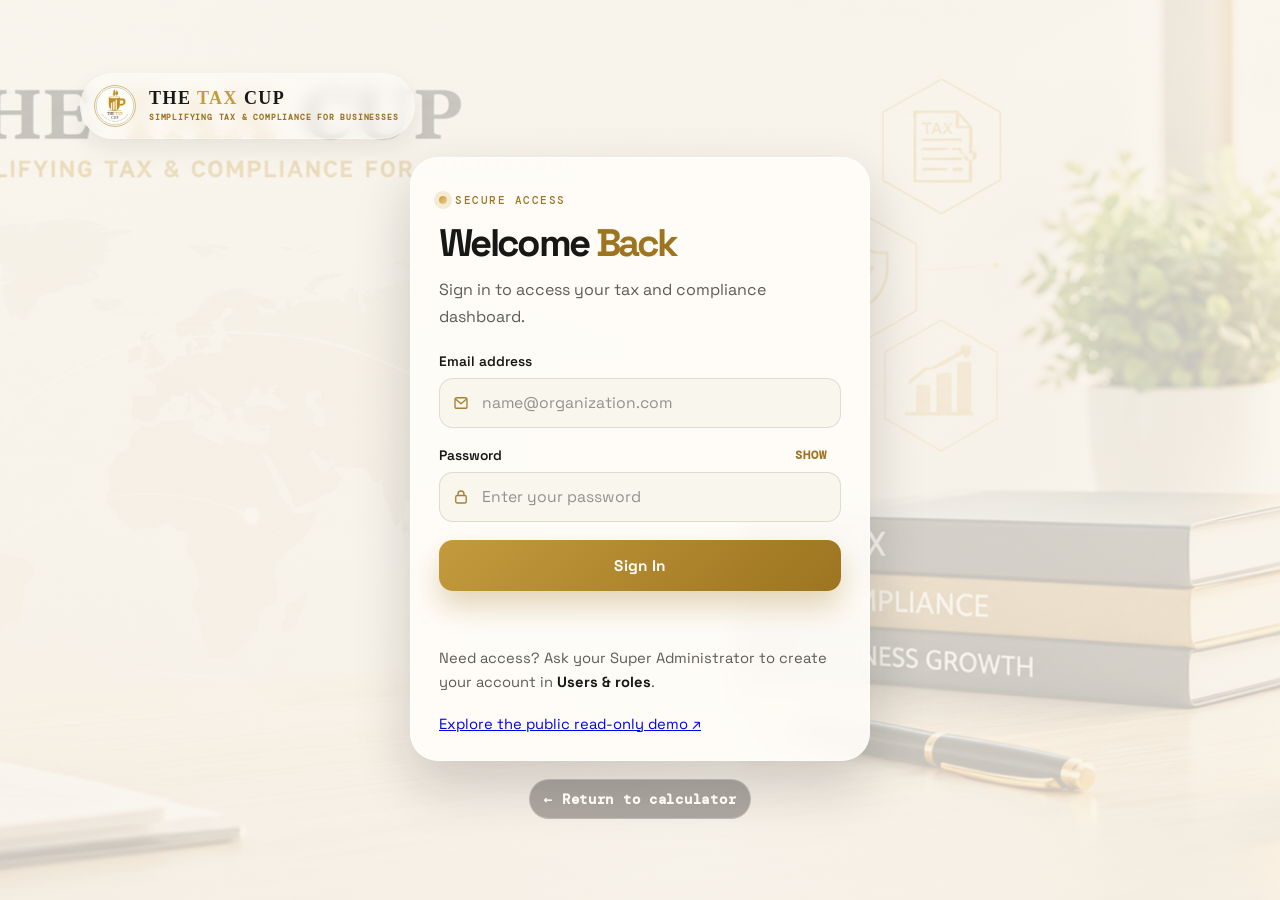
<file: login.html>
<!doctype html>
<html lang="en">
  <head>
    <meta charset="UTF-8">
    <meta name="viewport" content="width=device-width, initial-scale=1.0">
    <title>The Tax Cup | Sign in</title>
    <link rel="preconnect" href="https://fonts.googleapis.com">
    <link rel="preconnect" href="https://fonts.gstatic.com" crossorigin>
    <link href="https://fonts.googleapis.com/css2?family=DM+Mono:wght@400;500&family=Space+Grotesk:wght@400;500;600;700&display=swap" rel="stylesheet">
    <link rel="stylesheet" href="styles.css">
    <link rel="stylesheet" href="brand.css">
    <link rel="stylesheet" href="header-brand.css">
    <link rel="stylesheet" href="payroll.css">
    <style>
      :root {
        --tax-cream: #f8f4eb;
        --tax-ivory: #fffdf9;
        --tax-charcoal: #171715;
        --tax-muted: #5d5b56;
        --tax-gold: #c39a3c;
        --tax-gold-deep: #9d7420;
        --tax-line: rgba(29, 27, 24, 0.12);
        --tax-shadow: rgba(19, 17, 14, 0.18);
      }

      * { box-sizing: border-box; }

      html, body {
        margin: 0;
        min-height: 100%;
        height: 100%;
        font-family: "Space Grotesk", sans-serif;
        background: var(--tax-cream);
        color: var(--tax-charcoal);
      }

      body {
        position: relative;
        overflow-x: hidden;
      }

      body::before {
        content: "";
        position: fixed;
        inset: 0;
        background-image:
          linear-gradient(120deg, rgba(248, 244, 235, 0.78), rgba(248, 244, 235, 0.82)),
          url("The%20Tax%20Cup%20Modern%20Finance%20Workspace.png");
        background-repeat: no-repeat;
        background-position: center;
        background-size: cover;
        background-attachment: fixed;
        z-index: 0;
        pointer-events: none;
      }

      body > * {
        position: relative;
        z-index: 1;
      }

      .login-shell {
        position: relative;
        min-height: 100vh;
        display: flex;
        flex-direction: column;
        align-items: center;
        justify-content: center;
        padding: 32px 20px 40px;
      }

      .login-topbar {
        width: min(1120px, 100%);
        display: flex;
        align-items: center;
        justify-content: flex-start;
        margin-bottom: 18px;
      }

      .brand {
        display: flex;
        align-items: center;
        gap: 12px;
        background: rgba(255, 253, 249, 0.52);
        border: 1px solid rgba(255, 255, 255, 0.25);
        border-radius: 999px;
        padding: 10px 16px 10px 12px;
        backdrop-filter: blur(8px);
        -webkit-backdrop-filter: blur(8px);
        box-shadow: 0 10px 24px rgba(25, 22, 18, 0.08);
      }

      .brand-logo {
        width: 44px;
        height: 44px;
        flex-shrink: 0;
      }

      .brand-copy {
        display: flex;
        flex-direction: column;
        gap: 4px;
      }

      .brand-name {
        font-family: Georgia, "Times New Roman", serif;
        font-weight: 700;
        letter-spacing: 0.08em;
        font-size: 18px;
        line-height: 1.1;
        color: var(--tax-charcoal);
      }

      .brand-name em {
        font-style: normal;
        color: var(--tax-gold);
      }

      .brand-tagline {
        font-family: "DM Mono", monospace;
        font-size: 8px;
        letter-spacing: 0.1em;
        text-transform: uppercase;
        color: var(--tax-gold-deep);
      }

      .login-card {
        width: min(100%, 460px);
        background: rgba(255, 253, 249, 0.9);
        border: 1px solid rgba(255, 255, 255, 0.4);
        border-radius: 28px;
        padding: 30px 28px 24px;
        box-shadow: 0 24px 55px var(--tax-shadow);
        backdrop-filter: blur(10px);
        -webkit-backdrop-filter: blur(10px);
      }

      .kicker {
        display: inline-flex;
        align-items: center;
        gap: 8px;
        margin: 0 0 16px;
        font-family: "DM Mono", monospace;
        font-size: 11px;
        letter-spacing: 0.14em;
        text-transform: uppercase;
        color: var(--tax-gold-deep);
      }

      .kicker::before {
        content: "";
        width: 8px;
        height: 8px;
        border-radius: 50%;
        background: linear-gradient(135deg, var(--tax-gold), #f2d08d);
        display: inline-block;
        box-shadow: 0 0 0 5px rgba(195, 154, 60, 0.18);
      }

      .login-card h1 {
        margin: 0;
        font-size: clamp(2.1rem, 3vw, 3.2rem);
        line-height: 1.02;
        letter-spacing: -0.07em;
        font-weight: 700;
        color: var(--tax-charcoal);
      }

      .login-card h1 span {
        color: var(--tax-gold-deep);
      }

      .login-subtitle {
        margin: 14px 0 22px;
        color: var(--tax-muted);
        font-size: 1rem;
        line-height: 1.7;
      }

      #login-form {
        display: flex;
        flex-direction: column;
        gap: 18px;
      }

      .field {
        display: flex;
        flex-direction: column;
        gap: 8px;
      }

      .field label,
      .label-row {
        display: flex;
        justify-content: space-between;
        align-items: center;
        gap: 12px;
        font-size: 0.86rem;
        font-weight: 600;
        color: var(--tax-charcoal);
      }

      .field-control {
        position: relative;
        display: flex;
        align-items: center;
        background: rgba(248, 244, 235, 0.8);
        border: 1px solid var(--tax-line);
        border-radius: 14px;
        transition: border-color 0.2s ease, box-shadow 0.2s ease, transform 0.2s ease;
      }

      .field-control:focus-within {
        border-color: rgba(195, 154, 60, 0.8);
        box-shadow: 0 0 0 4px rgba(195, 154, 60, 0.12);
      }

      .field-icon {
        width: 42px;
        height: 100%;
        display: inline-flex;
        align-items: center;
        justify-content: center;
        color: var(--tax-gold-deep);
        opacity: 0.9;
      }

      .field-control svg {
        width: 18px;
        height: 18px;
        stroke: currentColor;
      }

      input[type="email"],
      input[type="password"],
      input[type="text"] {
        flex: 1;
        border: none;
        outline: none;
        background: transparent;
        color: var(--tax-charcoal);
        font: inherit;
        font-size: 0.98rem;
        padding: 14px 12px 14px 0;
      }

      input::placeholder {
        color: rgba(93, 91, 86, 0.65);
      }

      .password-toggle {
        appearance: none;
        border: none;
        background: transparent;
        color: var(--tax-gold-deep);
        font: 600 0.78rem "DM Mono", monospace;
        letter-spacing: 0.08em;
        text-transform: uppercase;
        cursor: pointer;
        padding: 0 14px 0 0;
      }

      .primary-button {
        border: none;
        border-radius: 14px;
        background: linear-gradient(135deg, var(--tax-gold) 0%, var(--tax-gold-deep) 100%);
        color: #fffdf7;
        font: 700 0.96rem "Space Grotesk", sans-serif;
        letter-spacing: 0.02em;
        padding: 16px 18px;
        cursor: pointer;
        transition: transform 0.2s ease, box-shadow 0.2s ease, filter 0.2s ease;
        box-shadow: 0 16px 28px rgba(157, 116, 32, 0.28);
      }

      .primary-button:hover,
      .primary-button:focus-visible {
        transform: translateY(-1px);
        box-shadow: 0 18px 28px rgba(157, 116, 32, 0.32);
        filter: brightness(1.02);
      }

      .login-error {
        min-height: 20px;
        margin: 0;
        color: #a33a2d;
        font-size: 0.88rem;
        line-height: 1.5;
      }

      .login-help {
        margin: 18px 0 0;
        color: var(--tax-muted);
        font-size: 0.92rem;
        line-height: 1.6;
      }

      .login-help strong {
        color: var(--tax-charcoal);
        font-weight: 700;
      }

      .back-link {
        display: inline-flex;
        align-items: center;
        justify-content: center;
        margin-top: 18px;
        color: #fffaf2;
        text-decoration: none;
        font-size: 0.9rem;
        font-weight: 600;
        background: rgba(20, 18, 15, 0.32);
        border: 1px solid rgba(255, 255, 255, 0.22);
        border-radius: 999px;
        padding: 10px 14px;
        backdrop-filter: blur(6px);
        transition: background 0.2s ease, border-color 0.2s ease;
      }

      .back-link:hover,
      .back-link:focus-visible {
        background: rgba(20, 18, 15, 0.48);
        border-color: rgba(255, 255, 255, 0.35);
      }

      @media (max-width: 700px) {
        .login-shell {
          padding: 18px 14px 28px;
        }

        .login-topbar {
          margin-bottom: 12px;
        }

        .brand {
          padding: 8px 12px;
        }

        .brand-name {
          font-size: 16px;
        }

        .brand-tagline {
          font-size: 7px;
          letter-spacing: 0.08em;
        }

        .login-card {
          padding: 24px 18px 20px;
          border-radius: 22px;
        }
      }

      @media (max-width: 420px) {
        .brand {
          width: 100%;
          justify-content: center;
          padding: 10px 14px;
        }

        .brand .brand-copy {
          min-width: 0;
        }
      }
    </style>
  </head>
  <body>
    <main class="login-shell">
      <div class="login-topbar">
        <div class="brand">
          <img class="brand-logo" src="tax-cup-logo.svg" alt="The Tax Cup logo">
          <span class="brand-copy">
            <span class="brand-name">THE <em>TAX</em> CUP</span>
            <small class="brand-tagline">SIMPLIFYING TAX &amp; COMPLIANCE FOR BUSINESSES</small>
          </span>
        </div>
      </div>

      <section class="login-card" aria-label="Sign in form">
        <p class="kicker">Secure access</p>
        <h1>Welcome <span>Back</span></h1>
        <p class="login-subtitle">Sign in to access your tax and compliance dashboard.</p>

        <form id="login-form" novalidate>
          <div class="field">
            <label for="login-email">Email address</label>
            <div class="field-control">
              <span class="field-icon" aria-hidden="true">
                <svg viewBox="0 0 24 24" fill="none" stroke-width="1.8" stroke-linecap="round" stroke-linejoin="round" aria-hidden="true">
                  <path d="M4 7.5A2.5 2.5 0 0 1 6.5 5h11A2.5 2.5 0 0 1 20 7.5v9A2.5 2.5 0 0 1 17.5 19h-11A2.5 2.5 0 0 1 4 16.5v-9Z"></path>
                  <path d="m5 7 7 6 7-6"></path>
                </svg>
              </span>
              <input id="login-email" type="email" placeholder="name@organization.com" autocomplete="email" required>
            </div>
          </div>

          <div class="field">
            <div class="label-row">
              <label for="login-password">Password</label>
              <button type="button" class="password-toggle" id="password-toggle" aria-label="Show password">Show</button>
            </div>
            <div class="field-control">
              <span class="field-icon" aria-hidden="true">
                <svg viewBox="0 0 24 24" fill="none" stroke-width="1.8" stroke-linecap="round" stroke-linejoin="round" aria-hidden="true">
                  <rect x="5" y="10" width="14" height="10" rx="2"></rect>
                  <path d="M8 10V8a4 4 0 1 1 8 0v2"></path>
                </svg>
              </span>
              <input id="login-password" type="password" placeholder="Enter your password" autocomplete="current-password" required>
            </div>
          </div>

          <button class="primary-button" type="submit">Sign In</button>
          <p class="login-error" id="login-error" role="alert" aria-live="polite"></p>
        </form>

        <p class="login-help">Need access? Ask your Super Administrator to create your account in <strong>Users &amp; roles</strong>.</p>
        <p class="login-help"><a href="demo.html">Explore the public read-only demo ↗</a></p>
      </section>

      <a class="back-link" href="index.html">← Return to calculator</a>
    </main>

    <script src="login.js"></script>
  </body>
</html>
</file>
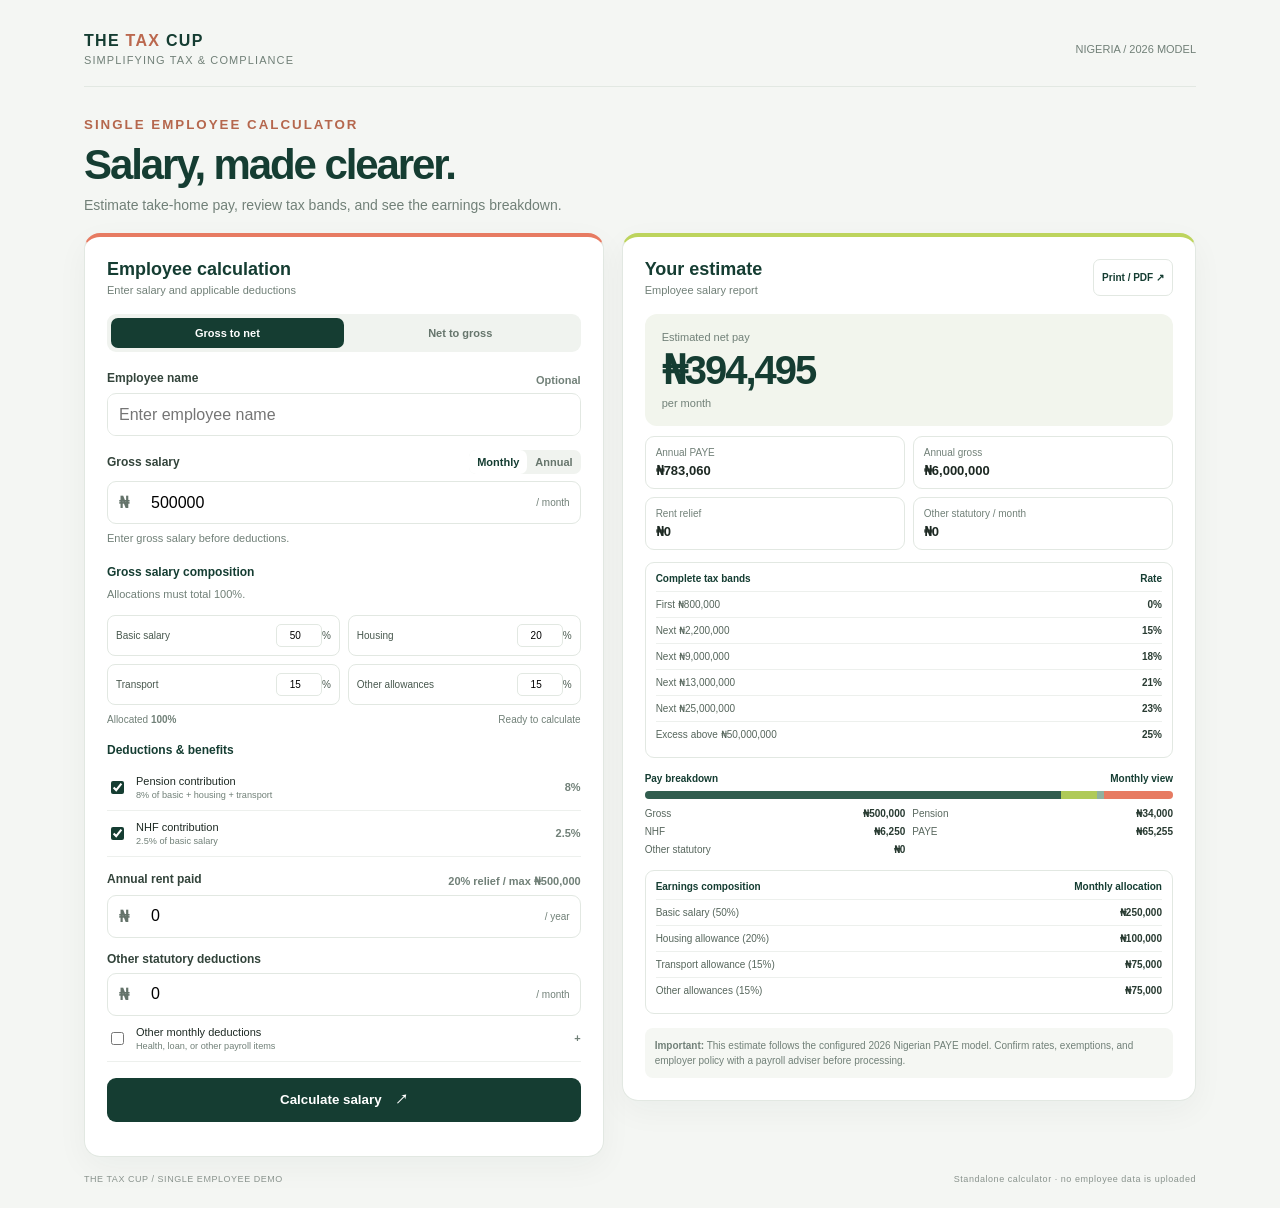
<file: SALARY PAYROL DEMO.html>
<!doctype html>
<html lang="en">
<head>
<meta charset="utf-8"><meta name="viewport" content="width=device-width,initial-scale=1"><meta name="theme-color" content="#153d32">
<title>The Tax Cup | Single Employee PAYE Demo</title>
<style>
:root{font-family:Segoe UI,Arial,sans-serif;color:#1d2923;background:#f4f6f3;--green:#153d32;--lime:#d6f06b;--coral:#e77b62;--muted:#718078;--line:#e2e8e2}*{box-sizing:border-box}body{margin:0}.shell{max-width:1160px;margin:auto;padding:24px}.top{display:flex;justify-content:space-between;align-items:center;border-bottom:1px solid var(--line);padding:8px 0 20px;color:var(--green)}.brand{font-weight:850;letter-spacing:.08em}.brand em{color:#bb684e;font-style:normal}.tag,.jurisdiction,.hint,.sub{color:var(--muted);font-size:11px}.tag{display:block;letter-spacing:.1em;margin-top:4px}.intro{padding:28px 0 20px}.intro small{color:#b5674d;font-weight:800;letter-spacing:.15em;text-transform:uppercase}.intro h1{font-size:clamp(28px,4vw,42px);letter-spacing:-.05em;color:var(--green);margin:8px 0}.intro p{margin:0;color:var(--muted);font-size:14px}.layout{display:grid;grid-template-columns:.95fr 1.05fr;gap:18px;align-items:start}.card{background:white;border:1px solid var(--line);border-radius:16px;padding:22px;box-shadow:0 10px 32px #19392b0b}.inputs{border-top:4px solid var(--coral)}.results{border-top:4px solid #bdd45d}.head{display:flex;justify-content:space-between;gap:12px;margin-bottom:18px}.head h2{font-size:18px;color:var(--green);margin:0}.sub{display:block;margin-top:4px}.switch{display:flex;background:#f0f3ef;padding:4px;border-radius:9px;margin-bottom:18px}.switch button,.unit button{flex:1;border:0;background:none;padding:9px;border-radius:7px;color:#66756c;font-size:11px;font-weight:700}.switch .active{background:var(--green);color:#fff}.label{display:flex;align-items:center;justify-content:space-between;gap:8px;margin:14px 0 7px;font-size:12px;font-weight:700;color:#33443b}.unit{display:flex;background:#f0f3ef;border-radius:7px}.unit button{padding:6px 8px}.unit .active{background:white;color:var(--green)}input{font:inherit}.box{display:flex;align-items:center;border:1px solid var(--line);border-radius:9px;min-height:43px;overflow:hidden}.box>span:first-child{padding:0 11px;color:#64736a;font-weight:700}.box input{border:0;outline:0;width:100%;padding:11px;min-width:0}.suffix{font-size:10px;color:var(--muted);padding:0 10px;white-space:nowrap}.hint{line-height:1.45;margin:7px 0 12px}.section{font-size:12px;font-weight:800;color:var(--green);margin:18px 0 8px}.alloc{display:grid;grid-template-columns:1fr 1fr;gap:8px}.alloc label{display:flex;justify-content:space-between;align-items:center;gap:5px;border:1px solid var(--line);border-radius:8px;padding:8px;font-size:10px;color:#48584e}.alloc input{width:46px;border:1px solid var(--line);border-radius:5px;padding:5px;text-align:right}.total{display:flex;justify-content:space-between;color:var(--muted);font-size:10px;margin:9px 0}.invalid{color:#b94432!important}.check{display:flex;align-items:center;gap:9px;padding:10px 0;border-bottom:1px solid #edf0ed;font-size:11px}.check input{accent-color:var(--green)}.check small{display:block;color:var(--muted);margin-top:3px}.check b{margin-left:auto;color:var(--muted)}.hidden{display:none}.calc{width:100%;margin-top:16px;padding:13px;border:0;border-radius:9px;background:var(--green);color:white;font-weight:800}.hero{border-radius:12px;padding:17px;background:#f2f5ed}.hero span{display:block;color:var(--muted);font-size:11px}.hero strong{display:block;color:var(--green);font-size:clamp(29px,4vw,40px);margin:4px 0;letter-spacing:-.05em}.metrics{display:grid;grid-template-columns:1fr 1fr;gap:8px;margin:10px 0}.metric,.table{border:1px solid var(--line);border-radius:9px;padding:10px}.metric span{display:block;font-size:10px;color:var(--muted)}.metric b{display:block;font-size:13px;margin-top:5px}.table{margin-top:12px}.th,.row{display:flex;justify-content:space-between;gap:12px}.th{font-size:10px;font-weight:800;color:var(--green);padding-bottom:7px}.row{border-top:1px solid #edf0ed;padding:7px 0;font-size:10px;color:#56665c}.row b{color:#293b32}.pay{margin-top:15px}.bar{display:flex;height:8px;overflow:hidden;border-radius:9px;background:#eff1ed}.bar i{height:100%}.grossbar{background:#315d4e}.penbar{background:#afca58}.nhfbar{background:#8fb1a0}.taxbar{background:#e77b62}.legend{display:grid;grid-template-columns:1fr 1fr;gap:7px;margin-top:9px}.legend div{display:flex;justify-content:space-between;gap:5px;font-size:10px;color:#58675e}.legend b{color:#293b32}.note{background:#f5f7f3;border-radius:8px;padding:10px;color:var(--muted);font-size:10px;line-height:1.5;margin:14px 0 0}.print{border:1px solid var(--line);background:white;border-radius:7px;padding:8px;color:var(--green);font-size:10px;font-weight:700}.footer{display:flex;justify-content:space-between;color:#89938d;font-size:9px;letter-spacing:.06em;margin-top:17px}@media(max-width:800px){.shell{padding:16px}.layout{grid-template-columns:1fr}.card{padding:18px}.jurisdiction{font-size:9px}.footer{flex-direction:column;gap:7px}}@media print{body{background:white}.shell{padding:0}.top,.intro,.inputs,.print,.footer{display:none!important}.layout{display:block}.card{border:0;box-shadow:none;padding:0}.results{border:0}}
</style>
</head>
<body><main class="shell">
<header class="top"><div><span class="brand">THE <em>TAX</em> CUP</span><span class="tag">SIMPLIFYING TAX &amp; COMPLIANCE</span></div><span class="jurisdiction">NIGERIA / 2026 MODEL</span></header>
<section class="intro"><small>Single employee calculator</small><h1>Salary, made clearer.</h1><p>Estimate take-home pay, review tax bands, and see the earnings breakdown.</p></section>
<section class="layout">
<section class="card inputs"><div class="head"><div><h2>Employee calculation</h2><span class="sub">Enter salary and applicable deductions</span></div></div>
<div class="switch"><button type="button" class="mode active" data-mode="gross">Gross to net</button><button type="button" class="mode" data-mode="net">Net to gross</button></div>
<form id="form"><label class="label" for="name">Employee name <span class="sub">Optional</span></label><div class="box"><input id="name" placeholder="Enter employee name"></div>
<label class="label" for="salary"><span id="salary-label">Gross salary</span><span class="unit"><button type="button" class="active" data-unit="monthly">Monthly</button><button type="button" data-unit="annual">Annual</button></span></label><div class="box"><span>₦</span><input id="salary" type="number" min="0" value="500000" required><span class="suffix" id="suffix">/ month</span></div><p class="hint" id="salary-hint">Enter gross salary before deductions.</p>
<div class="section">Gross salary composition</div><p class="hint">Allocations must total 100%.</p><div class="alloc"><label>Basic salary <span><input class="allocation" data-key="basic" type="number" value="50">%</span></label><label>Housing <span><input class="allocation" data-key="housing" type="number" value="20">%</span></label><label>Transport <span><input class="allocation" data-key="transport" type="number" value="15">%</span></label><label>Other allowances <span><input class="allocation" data-key="other" type="number" value="15">%</span></label></div><div class="total"><span>Allocated <b id="total">100%</b></span><span id="status">Ready to calculate</span></div>
<div class="section">Deductions &amp; benefits</div><label class="check"><input id="pension" type="checkbox" checked><span>Pension contribution<small>8% of basic + housing + transport</small></span><b>8%</b></label><label class="check"><input id="nhf" type="checkbox" checked><span>NHF contribution<small>2.5% of basic salary</small></span><b>2.5%</b></label>
<label class="label" for="rent">Annual rent paid <span class="sub">20% relief / max ₦500,000</span></label><div class="box"><span>₦</span><input id="rent" type="number" min="0" value="0"><span class="suffix">/ year</span></div><label class="label" for="stat">Other statutory deductions</label><div class="box"><span>₦</span><input id="stat" type="number" min="0" value="0"><span class="suffix">/ month</span></div>
<label class="check"><input id="other-on" type="checkbox"><span>Other monthly deductions<small>Health, loan, or other payroll items</small></span><b>+</b></label><div class="box hidden" id="other-wrap"><span>₦</span><input id="other" type="number" min="0" value="0"><span class="suffix">/ month</span></div><button class="calc" type="submit">Calculate salary　↗</button><p class="hint" id="error"></p></form></section>
<section class="card results"><div class="head"><div><h2>Your estimate</h2><span class="sub" id="report-name">Employee salary report</span></div><button class="print" type="button" id="print">Print / PDF ↗</button></div><div class="hero"><span id="result-label">Estimated net pay</span><strong id="result">₦0</strong><span id="period">per month</span></div><div class="metrics"><div class="metric"><span>Annual PAYE</span><b id="paye-year">₦0</b></div><div class="metric"><span>Annual gross</span><b id="gross-year">₦0</b></div><div class="metric"><span>Rent relief</span><b id="relief">₦0</b></div><div class="metric"><span>Other statutory / month</span><b id="stat-result">₦0</b></div></div>
<div class="table"><div class="th"><span>Complete tax bands</span><span>Rate</span></div><div id="bands"></div></div><div class="pay"><div class="th"><span>Pay breakdown</span><span>Monthly view</span></div><div class="bar"><i class="grossbar"></i><i class="penbar"></i><i class="nhfbar"></i><i class="taxbar"></i></div><div class="legend"><div>Gross <b id="gross-out">₦0</b></div><div>Pension <b id="pen-out">₦0</b></div><div>NHF <b id="nhf-out">₦0</b></div><div>PAYE <b id="tax-out">₦0</b></div><div>Other statutory <b id="stat-out">₦0</b></div></div></div>
<div class="table" style="margin-top:15px"><div class="th"><span>Earnings composition</span><span>Monthly allocation</span></div><div id="earnings"></div></div><p class="note"><b>Important:</b> This estimate follows the configured 2026 Nigerian PAYE model. Confirm rates, exemptions, and employer policy with a payroll adviser before processing.</p></section></section>
<footer class="footer"><span>THE TAX CUP / SINGLE EMPLOYEE DEMO</span><span>Standalone calculator · no employee data is uploaded</span></footer></main>
<script>
(()=>{'use strict';const bands=[['First ₦800,000',800000,0],['Next ₦2,200,000',2200000,.15],['Next ₦9,000,000',9000000,.18],['Next ₦13,000,000',13000000,.21],['Next ₦25,000,000',25000000,.23],['Excess above ₦50,000,000',Infinity,.25]],names={basic:'Basic salary',housing:'Housing allowance',transport:'Transport allowance',other:'Other allowances'},state={mode:'gross',unit:'monthly'},$=id=>document.getElementById(id),num=x=>Math.max(0,Number(x)||0),money=x=>new Intl.NumberFormat('en-NG',{style:'currency',currency:'NGN',maximumFractionDigits:0}).format(Math.max(0,x));function tax(income){let rem=Math.max(0,income),sum=0;for(const [,cap,rate]of bands){const amount=Math.min(rem,cap);if(amount<=0)break;sum+=amount*rate;rem-=amount}return sum}function alloc(){return Object.fromEntries(Object.keys(names).map(k=>[k,num(document.querySelector(`[data-key="${k}"]`).value)]))}function calc(gross){const a=alloc(),e=Object.fromEntries(Object.keys(a).map(k=>[k,gross*a[k]/100])),p=$('pension').checked?(e.basic+e.housing+e.transport)*.08:0,n=$('nhf').checked?e.basic*.025:0,stat=num($('stat').value),other=$('other-on').checked?num($('other').value):0,annual=gross*12,relief=Math.min(num($('rent').value)*.2,500000),paye=tax(Math.max(0,annual-(p+n)*12-relief))/12;return{gross,a,e,p,n,stat,other,annual,relief,paye,net:Math.max(0,gross-p-n-paye-stat-other)}}function current(){const goal=num($('salary').value)*(state.unit==='annual'?1/12:1);if(state.mode==='gross')return calc(goal);let lo=goal,hi=Math.max(goal*2+100000,100000);while(calc(hi).net<goal&&hi<1e12)hi*=1.5;for(let i=0;i<70;i++){const mid=(lo+hi)/2;if(calc(mid).net<goal)lo=mid;else hi=mid}return calc(hi)}function render(){const a=alloc(),total=Object.values(a).reduce((x,y)=>x+y,0),valid=Math.abs(total-100)<.005;$('total').textContent=`${total.toFixed(2).replace(/\.00$/,'')}%`;$('status').textContent=valid?'Ready to calculate':`${Math.abs(100-total).toFixed(2).replace(/\.00$/,'')}% ${total<100?'remaining':'over'}`;$('status').classList.toggle('invalid',!valid);$('error').textContent=valid?'':'Earnings allocations must total 100%.';if(!valid)return;const r=current(),headline=(state.mode==='net'?r.gross:r.net)*(state.unit==='annual'?12:1);$('result').textContent=money(headline);$('result-label').textContent=state.mode==='net'?'Required gross pay':'Estimated net pay';$('period').textContent=state.unit==='annual'?'annual equivalent':'per month';$('report-name').textContent=$('name').value.trim()||'Employee salary report';$('paye-year').textContent=money(r.paye*12);$('gross-year').textContent=money(r.annual);$('relief').textContent=money(r.relief);$('stat-result').textContent=money(r.stat);$('gross-out').textContent=money(r.gross);$('pen-out').textContent=money(r.p);$('nhf-out').textContent=money(r.n);$('tax-out').textContent=money(r.paye);$('stat-out').textContent=money(r.stat);$('bands').innerHTML=bands.map(([n,,rate])=>`<div class="row"><span>${n}</span><b>${rate*100}%</b></div>`).join('');$('earnings').innerHTML=Object.keys(names).map(k=>`<div class="row"><span>${names[k]} (${r.a[k]}%)</span><b>${money(r.e[k])}</b></div>`).join('');const scale=Math.max(r.gross,1);document.querySelector('.grossbar').style.width=`${r.net/scale*100}%`;document.querySelector('.penbar').style.width=`${r.p/scale*100}%`;document.querySelector('.nhfbar').style.width=`${r.n/scale*100}%`;document.querySelector('.taxbar').style.width=`${r.paye/scale*100}%`}document.querySelectorAll('.mode').forEach(b=>b.addEventListener('click',()=>{state.mode=b.dataset.mode;document.querySelectorAll('.mode').forEach(x=>x.classList.toggle('active',x===b));$('salary-label').textContent=state.mode==='net'?'Target net salary':'Gross salary';$('salary-hint').textContent=state.mode==='net'?'Enter the desired take-home pay.':'Enter gross salary before deductions.';render()}));document.querySelectorAll('.unit button').forEach(b=>b.addEventListener('click',()=>{state.unit=b.dataset.unit;document.querySelectorAll('.unit button').forEach(x=>x.classList.toggle('active',x===b));$('suffix').textContent=state.unit==='annual'?'/ year':'/ month';render()}));document.querySelectorAll('input').forEach(i=>i.addEventListener('input',render));$('other-on').addEventListener('change',()=>{$('other-wrap').classList.toggle('hidden',!$('other-on').checked);render()});$('form').addEventListener('submit',e=>{e.preventDefault();render()});$('print').addEventListener('click',()=>window.print());render()})();
</script></body></html>
</file>
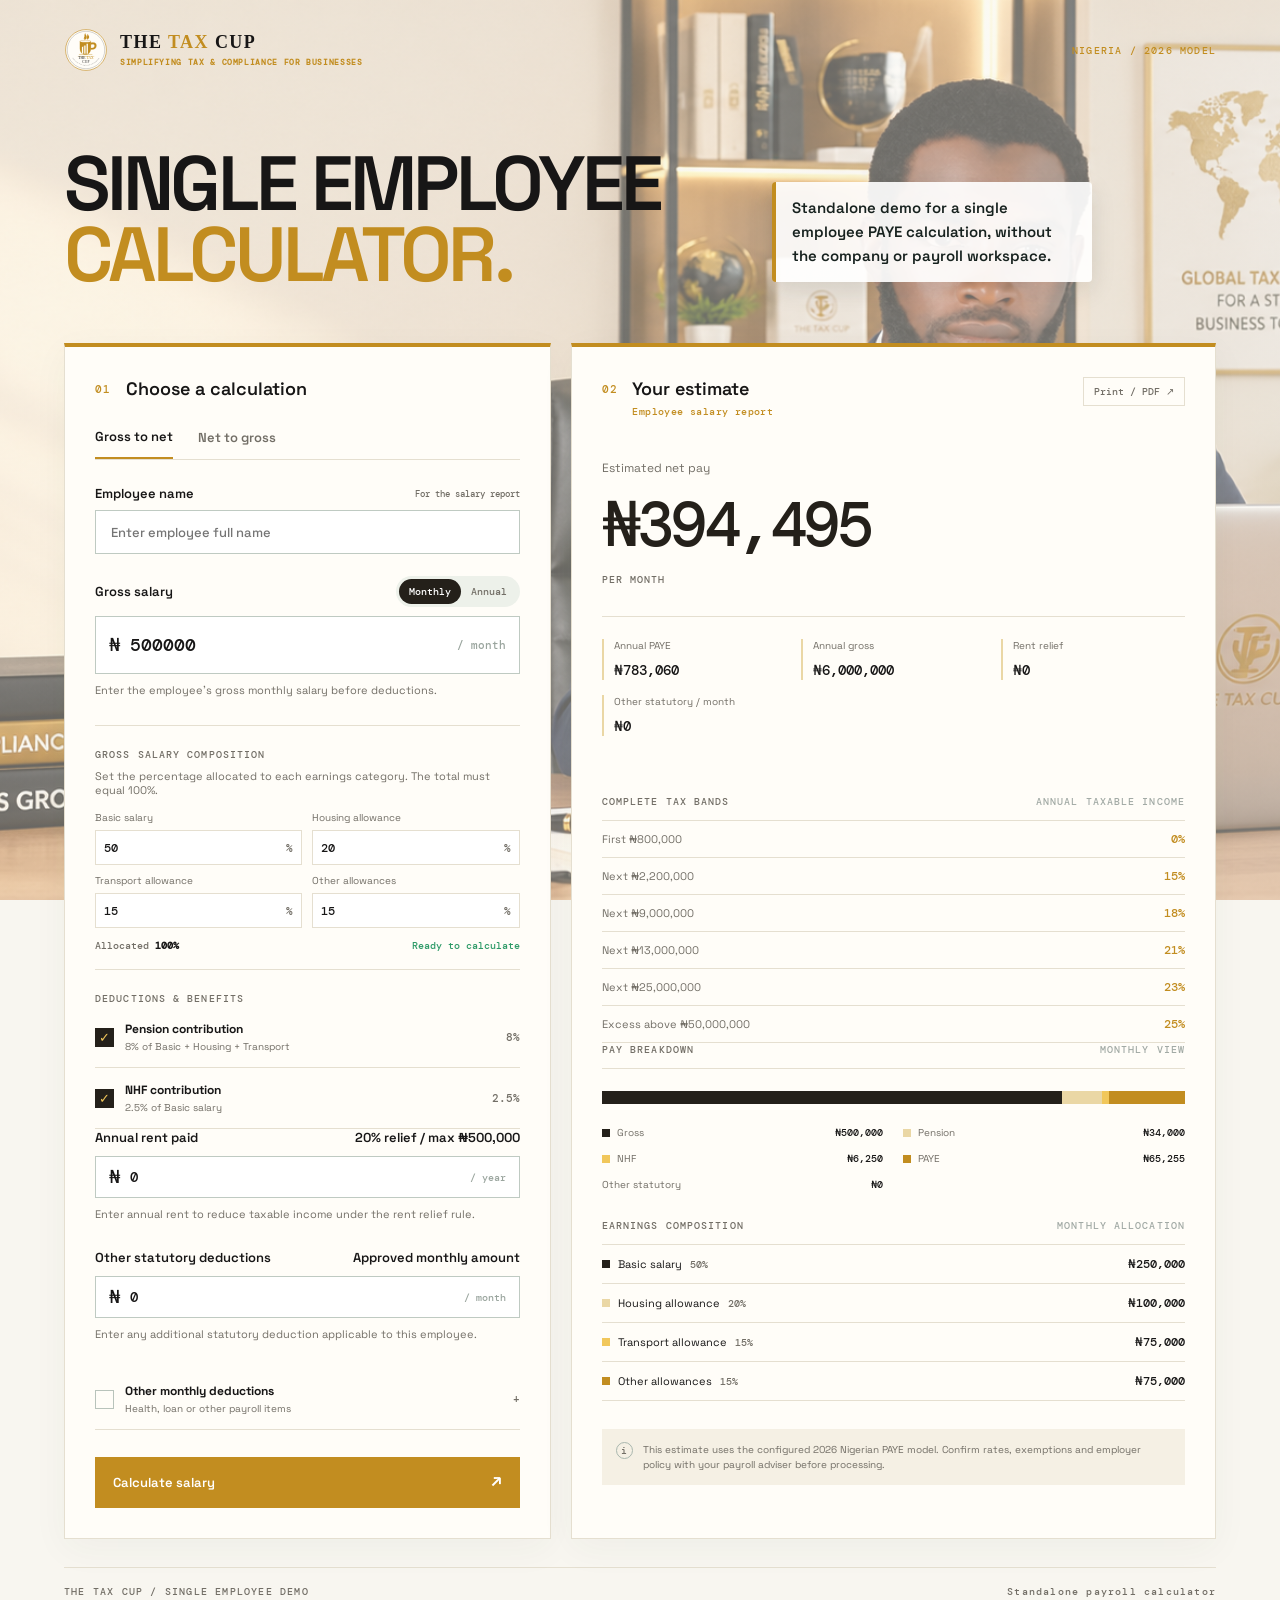
<file: single-demo.html>
<!doctype html>
<html lang="en">
<head>
  <meta charset="UTF-8">
  <meta name="viewport" content="width=device-width, initial-scale=1.0">
  <meta name="theme-color" content="#171717">
  <link rel="manifest" href="manifest.json">
  <title>The Tax Cup | Single employee demo</title>
  <link rel="preconnect" href="https://fonts.googleapis.com">
  <link rel="preconnect" href="https://fonts.gstatic.com" crossorigin>
  <link href="https://fonts.googleapis.com/css2?family=DM+Mono:wght@400;500&family=Space+Grotesk:wght@400;500;600;700&display=swap" rel="stylesheet">
  <link rel="stylesheet" href="styles.css?v=20261014">
  <link rel="stylesheet" href="composition.css?v=20261014">
  <link rel="stylesheet" href="brand.css?v=20261014">
  <link rel="stylesheet" href="tax-bands.css?v=20261014">
  <link rel="stylesheet" href="header-brand.css?v=20261014">
  <link rel="stylesheet" href="report.css?v=20261014">
  <link rel="stylesheet" href="navigation.css?v=20261014">
  <link rel="stylesheet" href="archive.css?v=20261014">
</head>
<body>
  <main class="shell">
    <header class="topbar">
      <div class="brand"><img class="brand-logo" src="tax-cup-logo.svg" alt="The Tax Cup logo"><span class="brand-copy"><span class="brand-name">THE <em>TAX</em> CUP</span><small class="brand-tagline">SIMPLIFYING TAX &amp; COMPLIANCE FOR BUSINESSES</small></span></div>
      <span class="jurisdiction">NIGERIA / 2026 MODEL</span>
    </header>

    <section class="intro">
      <div>
        <h1>SINGLE EMPLOYEE<br><span>CALCULATOR.</span></h1>
      </div>
      <p class="intro-copy">Standalone demo for a single employee PAYE calculation, without the company or payroll workspace.</p>
    </section>

    <section class="workspace">
      <div class="panel input-panel">
        <div class="panel-heading"><div><span class="step">01</span><h2>Choose a calculation</h2></div></div>
        <div class="mode-switch" role="tablist" aria-label="Calculation mode">
          <button class="mode active" data-mode="gross" role="tab" aria-selected="true">Gross to net</button>
          <button class="mode" data-mode="net" role="tab" aria-selected="false">Net to gross</button>
        </div>
        <form id="calculator-form">
          <label class="field-label employee-label" for="employee-name"><span>Employee name</span><span>For the salary report</span></label>
          <div class="text-input"><input id="employee-name" type="text" placeholder="Enter employee full name" autocomplete="name"></div>
          <label class="field-label" for="salary"><span id="salary-label">Gross salary</span><span class="unit-toggle"><button type="button" class="unit active" data-unit="monthly">Monthly</button><button type="button" class="unit" data-unit="annual">Annual</button></span></label>
          <div class="money-input"><span>₦</span><input id="salary" type="number" step="any" value="500000" required><span class="input-suffix" id="input-suffix">/ month</span></div>
          <p class="field-hint" id="salary-hint">Enter the employee's gross monthly salary before deductions.</p>

          <div class="options-title composition-title">Gross salary composition</div>
          <p class="field-hint composition-hint">Set the percentage allocated to each earnings category. The total must equal 100%.</p>
          <div class="allocation-grid">
            <label><span>Basic salary</span><div><input class="allocation" data-allocation="basic" type="number" min="0" step="any" value="50"><b>%</b></div></label>
            <label><span>Housing allowance</span><div><input class="allocation" data-allocation="housing" type="number" min="0" step="any" value="20"><b>%</b></div></label>
            <label><span>Transport allowance</span><div><input class="allocation" data-allocation="transport" type="number" min="0" step="any" value="15"><b>%</b></div></label>
            <label><span>Other allowances</span><div><input class="allocation" data-allocation="other" type="number" min="0" step="any" value="15"><b>%</b></div></label>
          </div>
          <div class="allocation-total"><span>Allocated <strong id="allocation-total">100%</strong></span><span id="allocation-status">Ready to calculate</span></div>

          <div class="options-title">Deductions & benefits</div>
          <label class="check-row"><input id="pension" type="checkbox" checked><span class="check-box"></span><span><strong>Pension contribution</strong><small>8% of Basic + Housing + Transport</small></span><b>8%</b></label>
          <label class="check-row"><input id="nhf" type="checkbox" checked><span class="check-box"></span><span><strong>NHF contribution</strong><small>2.5% of Basic salary</small></span><b>2.5%</b></label>
          <label class="field-label rent-label" for="annual-rent"><span>Annual rent paid</span><span>20% relief / max ₦500,000</span></label>
          <div class="money-input compact"><span>₦</span><input id="annual-rent" type="number" step="any" value="0"><span class="input-suffix">/ year</span></div>
          <p class="field-hint rent-hint">Enter annual rent to reduce taxable income under the rent relief rule.</p>
          <label class="field-label rent-label" for="statutory-deductions"><span>Other statutory deductions</span><span>Approved monthly amount</span></label>
          <div class="money-input compact"><span>₦</span><input id="statutory-deductions" type="number" step="any" value="0"><span class="input-suffix">/ month</span></div>
          <p class="field-hint rent-hint">Enter any additional statutory deduction applicable to this employee.</p>
          <label class="check-row"><input id="other-deductions" type="checkbox"><span class="check-box"></span><span><strong>Other monthly deductions</strong><small>Health, loan or other payroll items</small></span><b>+</b></label>
          <div class="money-input compact hidden" id="other-wrap"><span>₦</span><input id="other" type="number" step="any" value="0"><span class="input-suffix">/ month</span></div>
          <button class="calculate" id="calculate-button" type="submit"><span>Calculate salary</span><span class="arrow">↗</span></button>
        </form>
      </div>

      <div class="panel result-panel">
        <div class="panel-heading"><div><span class="step">02</span><div><h2>Your estimate</h2><span class="report-employee" id="report-employee">Employee salary report</span></div></div><button class="print-button" id="print" title="Print or save this estimate as PDF">Print / PDF ↗</button></div>
        <div class="result-hero"><span id="result-label">Estimated net pay</span><strong id="net-result">₦399,871</strong><span id="result-period">per month</span></div>
        <div class="metrics"><div><span>Annual PAYE</span><strong id="paye-result">₦1,201,548</strong></div><div><span>Annual gross</span><strong id="gross-result">₦6,000,000</strong></div><div><span>Rent relief</span><strong id="rent-relief-result">₦0</strong></div><div><span>Other statutory / month</span><strong id="statutory-result">₦0</strong></div></div>
        <div class="tax-band-panel"><div class="breakdown-heading"><span>Complete tax bands</span><span>Annual taxable income</span></div><div id="tax-band-list"></div></div>
        <div class="breakdown-heading"><span>Pay breakdown</span><span id="breakdown-period">Monthly view</span></div>
        <div class="breakdown"><div class="bar"><i class="gross-bar"></i><i class="pension-bar"></i><i class="nhf-bar"></i><i class="tax-bar"></i></div><div class="legend"><span><i class="dot gross"></i>Gross <b id="gross-legend">₦500,000</b></span><span><i class="dot pension"></i>Pension <b id="pension-legend">₦40,000</b></span><span><i class="dot nhf"></i>NHF <b id="nhf-legend">₦12,500</b></span><span><i class="dot tax"></i>PAYE <b id="tax-legend">₦100,129</b></span><span>Other statutory <b id="statutory-legend">₦0</b></span></div></div>
        <div class="allowance-breakdown"><div class="breakdown-heading"><span>Earnings composition</span><span>Monthly allocation</span></div><div id="allowance-list"></div></div>
        <div class="note"><span>i</span><p>This estimate uses the configured 2026 Nigerian PAYE model. Confirm rates, exemptions and employer policy with your payroll adviser before processing.</p></div>
      </div>
    </section>
    <footer><span>THE TAX CUP / SINGLE EMPLOYEE DEMO</span><span>Standalone payroll calculator</span></footer>
  </main>
  <script src="app.js?v=20261014"></script>
</body>
</html>
</file>
<file: styles.css>
:root{--ink:#17221f;--muted:#70807a;--paper:#f4f5ef;--panel:#fffefa;--line:#dce3dc;--mint:#b8f1d0;--lime:#d5f35d;--coral:#f37f65;--dark:#19352d;--mono:'DM Mono',monospace;--sans:'Space Grotesk',sans-serif}*{box-sizing:border-box}html,body{min-height:100%}body{position:relative;margin:0;background:var(--paper);color:var(--ink);font-family:var(--sans);overflow-x:hidden}body::before{content:"";position:fixed;inset:0;background-image:linear-gradient(120deg, rgba(248,244,235,.40), rgba(248,244,235,.48)),url("Professional%20Payroll%20Workspace%20Hero%20%281%29.png");background-repeat:no-repeat;background-position:center;background-size:cover;background-attachment:fixed;z-index:0;pointer-events:none}body > *{position:relative;z-index:1}.shell{max-width:1280px;margin:auto;padding:28px 5vw 34px}.topbar,footer{display:flex;justify-content:space-between;align-items:center}.brand{display:flex;align-items:center;gap:10px;font-weight:700;letter-spacing:.06em}.brand em{font-style:normal;color:var(--coral)}.brand-mark{display:grid;place-items:center;background:var(--dark);color:var(--lime);width:32px;height:32px;border-radius:50%;font-family:var(--mono)}.jurisdiction,footer{font:500 10px var(--mono);letter-spacing:.12em;color:var(--muted)}.intro{display:flex;justify-content:space-between;align-items:end;padding:76px 0 54px;max-width:1060px}.kicker,.step{font:500 11px var(--mono);letter-spacing:.12em;color:var(--coral);text-transform:uppercase}.kicker{margin:0 0 14px}.intro h1{font-size:clamp(42px,6vw,82px);line-height:.92;letter-spacing:-.05em;margin:0;font-weight:600}.intro h1 span{color:var(--coral)}.intro-copy{max-width:320px;margin:0 3% 7px 0;padding:14px 16px;color:#17221f;font-size:15px;font-weight:600;line-height:1.6;background:rgba(255,255,255,.9);border-left:4px solid #c28d20;border-radius:4px;box-shadow:0 8px 24px rgba(23,34,31,.12)}.workspace{display:grid;grid-template-columns:minmax(320px,.86fr) minmax(420px,1.14fr);gap:20px}.panel{background:var(--panel);border:1px solid var(--line);padding:30px;box-shadow:0 10px 35px #2942340b}.input-panel{border-top:4px solid var(--coral)}.result-panel{border-top:4px solid var(--lime)}.panel-heading{display:flex;justify-content:space-between;align-items:start}.panel-heading>div{display:flex;gap:14px}.step{padding-top:5px}.panel h2{font-size:18px;margin:0;font-weight:600}.status-dot{font:500 10px var(--mono);color:#2d9a67}.status-dot:before{content:'';display:inline-block;width:7px;height:7px;background:#46c780;border-radius:50%;margin-right:6px}.mode-switch{display:flex;border-bottom:1px solid var(--line);margin:28px 0 25px}.mode{border:0;background:none;color:var(--muted);padding:0 0 12px;margin-right:25px;font:600 13px var(--sans);cursor:pointer}.mode.active{color:var(--ink);border-bottom:2px solid var(--coral)}.field-label{display:flex;justify-content:space-between;align-items:center;font-size:13px;font-weight:600;margin-bottom:9px}.unit-toggle{display:flex;background:#edf1ea;padding:3px;border-radius:20px}.unit{border:0;background:transparent;border-radius:17px;padding:6px 10px;color:var(--muted);font:500 10px var(--mono);cursor:pointer}.unit.active{background:var(--dark);color:#fff}.money-input{display:flex;align-items:center;border:1px solid #bfcac2;padding:0 13px;height:58px;font:500 18px var(--mono);background:#fff}.money-input:focus-within{border-color:var(--coral);box-shadow:0 0 0 3px #f37f6522}.money-input input{border:0;outline:0;min-width:0;width:100%;padding:0 10px;font:500 18px var(--mono);color:var(--ink);background:transparent}.input-suffix{color:#9aa59e;font-size:11px;white-space:nowrap}.field-hint{font-size:11px;color:var(--muted);margin:9px 0 28px}.options-title,.breakdown-heading{font:500 10px var(--mono);letter-spacing:.11em;text-transform:uppercase;color:var(--muted)}.options-title{border-top:1px solid var(--line);padding-top:22px;margin-bottom:2px}.check-row{display:flex;align-items:center;gap:11px;padding:14px 0;border-bottom:1px solid var(--line);cursor:pointer}.check-row input{position:absolute;opacity:0}.check-box{width:19px;height:19px;border:1px solid #b8c3bb;display:grid;place-items:center;flex:none}.check-row input:checked+.check-box{background:var(--dark);border-color:var(--dark)}.check-row input:checked+.check-box:after{content:'✓';color:var(--lime);font-size:13px}.check-row span:nth-of-type(2){display:flex;flex-direction:column;gap:3px;flex:1}.check-row strong{font-size:12px}.check-row small{font-size:10px;color:var(--muted)}.check-row b{font:500 11px var(--mono);color:var(--muted)}.calculate{width:100%;border:0;background:var(--coral);color:#fff;padding:17px 18px;margin-top:27px;display:flex;justify-content:space-between;font:600 13px var(--sans);cursor:pointer;transition:transform .2s,background .2s}.calculate:hover{background:#dc624a;transform:translateY(-2px)}.arrow{font-size:18px;line-height:12px}.result-hero{padding:42px 0 30px;border-bottom:1px solid var(--line)}.result-hero span{display:block;color:var(--muted);font-size:12px}.result-hero strong{display:block;color:var(--dark);font:500 clamp(38px,5vw,62px) var(--mono);letter-spacing:-.06em;margin:8px 0}.result-hero span:last-child{font:500 10px var(--mono);text-transform:uppercase;letter-spacing:.1em}.print-button{border:1px solid var(--line);background:transparent;color:var(--muted);padding:7px 10px;font:500 10px var(--mono);cursor:pointer}.metrics{display:grid;grid-template-columns:repeat(3,1fr);gap:15px;padding:22px 0 31px}.metrics div{border-left:2px solid var(--mint);padding-left:10px}.metrics span{display:block;font-size:10px;color:var(--muted);margin-bottom:7px}.metrics strong{font:500 14px var(--mono)}.breakdown-heading{display:flex;justify-content:space-between;border-bottom:1px solid var(--line);padding-bottom:12px}.breakdown-heading span:last-child{color:#a2aaa5}.breakdown{padding-top:22px}.bar{height:13px;display:flex;background:#e7ece7}.bar i{height:100%;display:block}.gross-bar{width:58%;background:var(--dark)}.pension-bar{width:10%;background:var(--mint)}.nhf-bar{width:6%;background:var(--lime)}.tax-bar{width:26%;background:var(--coral)}.legend{display:grid;grid-template-columns:1fr 1fr;gap:13px 20px;margin-top:22px}.legend span{font-size:10px;color:var(--muted);display:flex;align-items:center;gap:7px}.legend b{margin-left:auto;font:500 10px var(--mono);color:var(--ink)}.dot{width:8px;height:8px;display:inline-block;background:var(--dark)}.dot.pension{background:var(--mint)}.dot.nhf{background:var(--lime)}.dot.tax{background:var(--coral)}.note{display:flex;gap:10px;background:#f1f4ed;padding:13px 14px;margin-top:28px}.note span{border:1px solid #a9b7ae;border-radius:50%;min-width:17px;height:17px;display:grid;place-items:center;font:500 10px var(--mono);color:var(--muted)}.note p{margin:0;color:var(--muted);font-size:10px;line-height:1.5}.hidden{display:none}.compact{height:42px;margin-top:10px}.compact input{font-size:14px}.compact .input-suffix{font-size:10px}footer{border-top:1px solid var(--line);margin-top:28px;padding-top:17px}footer strong{color:var(--ink);font-weight:500}@media(max-width:780px){.shell{padding:20px 18px}.jurisdiction{display:none}.intro{display:block;padding:58px 0 34px}.intro-copy{margin:24px 0 0}.workspace{grid-template-columns:1fr;gap:14px}.panel{padding:22px}.result-hero{padding-top:30px}.metrics{gap:8px}.metrics strong{font-size:12px}.legend{gap:13px 8px}footer{font-size:8px}.intro h1{font-size:49px}}
</file>
<file: composition.css>
.composition-title{margin-top:4px}.composition-hint{margin:8px 0 14px}.allocation-grid{display:grid;grid-template-columns:1fr 1fr;gap:9px 10px}.allocation-grid label{display:flex;flex-direction:column;gap:6px;font-size:10px;color:var(--muted)}.allocation-grid label>div{display:flex;align-items:center;border:1px solid var(--line);height:35px;background:#fff}.allocation-grid input{border:0;outline:0;width:100%;min-width:0;padding:0 8px;font:500 12px var(--mono);color:var(--ink);background:transparent}.allocation-grid input:focus{box-shadow:inset 0 0 0 2px var(--coral)}.allocation-grid b{padding-right:8px;font:500 11px var(--mono);color:var(--muted)}.allocation-total{display:flex;justify-content:space-between;padding:11px 0 17px;font:500 10px var(--mono);color:var(--muted)}.allocation-total strong{color:var(--ink)}.allocation-total #allocation-status{color:#2d9a67}.allocation-total #allocation-status.invalid{color:var(--coral)}.calculate:disabled{background:#b9c3bc;cursor:not-allowed;transform:none}.allowance-breakdown{margin-top:28px}.allowance-breakdown .breakdown-heading{padding-top:0}.allowance-row{display:flex;justify-content:space-between;align-items:center;padding:11px 0;border-bottom:1px solid var(--line);font-size:11px}.allowance-row span{display:flex;align-items:center;gap:8px}.allowance-row small{color:var(--muted);font:500 10px var(--mono)}.allowance-row strong{font:500 12px var(--mono)}.allowance-swatch{width:8px;height:8px;background:var(--dark)}.allowance-swatch.housing{background:var(--mint)}.allowance-swatch.transport{background:var(--lime)}.allowance-swatch.other{background:var(--coral)}
</file>
<file: brand.css>
:root{--ink:#171616;--muted:#726e66;--paper:#f8f6f0;--panel:#fffdf8;--line:#e5dfd0;--mint:#ead7a5;--lime:#f1c75b;--coral:#c28d20;--dark:#24201a;--gold:#c28d20}html,body{min-height:100%}body{position:relative;margin:0;background:var(--paper);color:var(--ink);font-family:var(--sans);overflow-x:hidden}body::before{content:"";position:fixed;inset:0;background-image:linear-gradient(120deg, rgba(248,244,235,.40), rgba(248,244,235,.48)),url("Professional%20Payroll%20Workspace%20Hero%20%281%29.png");background-repeat:no-repeat;background-position:center;background-size:cover;background-attachment:fixed;z-index:0;pointer-events:none}body > *{position:relative;z-index:1}.brand{gap:12px}.brand-logo{width:44px;height:44px;object-fit:contain}.brand-name{font-family:Georgia,serif;font-size:18px;letter-spacing:.08em}.brand-name em{font-style:normal;color:var(--gold)}.jurisdiction{color:var(--gold)}.intro h1 span{color:var(--gold)}.kicker,.step{color:var(--gold)}.input-panel{border-top-color:var(--gold)}.result-panel{border-top-color:var(--gold)}.mode.active{border-bottom-color:var(--gold)}.unit.active{background:var(--dark)}.money-input:focus-within{border-color:var(--gold);box-shadow:0 0 0 3px #c28d2022}.calculate{background:var(--gold)}.calculate:hover{background:#a97412}.metrics div{border-left-color:var(--mint)}.result-hero strong{color:var(--dark)}.gross-bar{background:var(--dark)}.pension-bar{background:var(--mint)}.nhf-bar{background:var(--lime)}.tax-bar{background:var(--gold)}.dot.tax{background:var(--gold)}.allocation-grid input:focus{box-shadow:inset 0 0 0 2px var(--gold)}.allocation-swatch.other{background:var(--gold)}footer strong{color:var(--gold)}.note{background:#f5f0e4}@media(max-width:780px){.brand-logo{width:38px;height:38px}.brand-name{font-size:15px}}
</file>
<file: tax-bands.css>
.tax-band-panel{margin-top:28px}.tax-band-row{display:flex;justify-content:space-between;align-items:center;padding:10px 0;border-bottom:1px solid var(--line);font-size:11px;color:var(--muted)}.tax-band-row strong{font:500 12px var(--mono);color:var(--gold)}
</file>
<file: header-brand.css>
.brand-copy{display:flex;flex-direction:column;gap:4px;max-width:390px}.brand-tagline,.brand-description{font-family:var(--mono);letter-spacing:.08em}.brand-tagline{font-size:8px;color:var(--gold);line-height:1.35}.brand-description{font-family:var(--sans);font-size:10px;letter-spacing:0;color:var(--muted);line-height:1.35}.brand-name{line-height:1.1}@media(max-width:780px){.brand-copy{max-width:250px}.brand-tagline{font-size:7px}.brand-description{font-size:9px}.jurisdiction{display:none}}
</file>
<file: report.css>
.text-input{display:flex;align-items:center;border:1px solid #bfcac2;height:44px;padding:0 13px;margin-bottom:22px;background:#fff}.text-input:focus-within{border-color:var(--gold);box-shadow:0 0 0 3px #c28d2022}.text-input input{border:0;outline:0;width:100%;font:500 13px var(--sans);color:var(--ink);background:transparent}.employee-label{margin-bottom:8px}.employee-label span:last-child{font:500 9px var(--mono);color:var(--muted)}.report-employee{display:block;margin-top:5px;font:500 10px var(--mono);color:var(--gold);letter-spacing:.04em}.print-button{white-space:nowrap}@media print{body{background:#fff;background-image:none}.shell{max-width:none;padding:20px}.topbar{border-bottom:1px solid #d8c79f;padding-bottom:14px}.jurisdiction,footer,.intro,.input-panel,.print-button,.status-dot{display:none!important}.workspace{display:block}.result-panel{display:block;border:0;box-shadow:none;padding:0}.panel-heading{padding-top:12px}.result-hero{padding-top:30px}.note{break-inside:avoid}.tax-band-panel,.breakdown,.allowance-breakdown{break-inside:avoid}.metrics{grid-template-columns:repeat(3,1fr);padding-bottom:24px}.report-employee{font-size:11px}}
</file>
<file: navigation.css>
.batch-link{color:var(--gold);font:500 10px var(--mono);text-decoration:none;white-space:nowrap;letter-spacing:.04em}.batch-link:hover{text-decoration:underline}
</file>
<file: archive.css>
.archive-panel{margin-top:20px;border-top:4px solid var(--coral)}.archive-subtitle{display:block;margin-top:5px;color:var(--muted);font:500 11px var(--mono)}.archive-actions{display:grid;grid-template-columns:170px auto minmax(220px,1fr);gap:14px;align-items:end;margin-top:24px}.archive-field,.archive-search{display:grid;gap:7px;color:var(--muted);font:500 10px var(--mono);letter-spacing:.08em;text-transform:uppercase}.archive-field input,.archive-search input{width:100%;min-height:44px;padding:0 12px;border:1px solid var(--line);background:#fff;color:var(--ink);font:500 13px var(--sans)}.archive-save{min-height:44px;padding:0 18px;white-space:nowrap}.archive-list{display:grid;gap:8px;margin-top:20px}.archive-row{display:grid;grid-template-columns:1fr auto auto;gap:18px;align-items:center;padding:13px 15px;border-top:1px solid var(--line);background:#fbfcf7}.archive-row>div{display:grid;gap:4px}.archive-open{display:grid;gap:4px;padding:0;border:0;background:transparent;color:var(--ink);text-align:left;cursor:pointer}.archive-open:hover strong{text-decoration:underline;text-decoration-thickness:2px;text-underline-offset:3px}.archive-row strong{font-size:14px}.archive-row b{font:500 14px var(--mono);text-align:right}.archive-row small{color:var(--muted);font:500 10px var(--mono);letter-spacing:.04em}.archive-row button{width:30px;height:30px;border:1px solid var(--line);background:transparent;color:var(--coral);font-size:20px;line-height:1;cursor:pointer}.archive-empty{margin:20px 0 0;color:var(--muted);font:500 11px var(--mono)}@media(max-width:700px){.archive-actions{grid-template-columns:1fr 1fr}.archive-search{grid-column:1/-1}.archive-save{width:100%}.archive-row{grid-template-columns:1fr auto}.archive-row button{grid-column:2;grid-row:1/3}.archive-row>div:nth-child(2){grid-column:2;grid-row:1;text-align:right}.archive-row>div:nth-child(2) small{display:block}}
</file>
<file: company.css>
:root{--gold:#c28d20;--gold-soft:#f5efdf;--ink:#171616;--muted:#726e66;--paper:#f8f6f0;--panel:#fffdf8;--line:#e5dfd0;--dark:#24201a;--mono:'DM Mono',monospace;--sans:'Space Grotesk',sans-serif}*{box-sizing:border-box}html,body{min-height:100%}body{position:relative;margin:0;overflow-x:hidden}body::before{content:"";position:fixed;inset:0;background:linear-gradient(120deg, rgba(248,244,235,.68), rgba(248,244,235,.74)),url("Professional%20Payroll%20Workspace%20Hero%20%281%29.png");background-repeat:no-repeat;background-position:center;background-size:cover;background-attachment:fixed;z-index:0;pointer-events:none}body > *{position:relative;z-index:1}.company-shell{max-width:1180px;margin:auto;padding:28px 5vw 34px;color:var(--ink);font-family:var(--sans);background:transparent;position:relative;z-index:1}.company-shell:before{content:none;position:fixed;inset:0;z-index:-1;background:linear-gradient(120deg, rgba(248,244,235,.78), rgba(248,244,235,.82)),url("Professional%20Payroll%20Workspace%20Hero%20%281%29.png");background-repeat:no-repeat;background-position:center;background-size:cover}.company-topbar{display:flex;align-items:center;justify-content:space-between}.company-topbar .brand{display:flex;align-items:center;gap:10px}.company-topbar .brand-logo{width:44px;height:44px}.company-state,.back-link{font:500 10px var(--mono);letter-spacing:.08em;color:var(--muted)}.back-link{color:var(--gold);text-decoration:none}.company-heading{display:flex;justify-content:space-between;align-items:end;padding:76px 0 48px}.company-heading h1{font-size:clamp(45px,7vw,82px);line-height:.9;letter-spacing:-.05em;margin:0}.company-heading h1 span{color:var(--gold)}.kicker,.step{font:500 11px var(--mono);letter-spacing:.1em;color:var(--gold);text-transform:uppercase}.kicker{margin:0 0 14px}.company-copy{max-width:280px;margin-bottom:5px}.company-copy p{color:var(--muted);font-size:13px;line-height:1.5}.company-copy a{color:var(--gold);font:500 10px var(--mono);text-decoration:none}.company-grid{display:grid;grid-template-columns:1.3fr .7fr;gap:16px}.company-card{background:var(--panel);border:1px solid var(--line);padding:26px;box-shadow:0 10px 35px #80651b0b}.company-card-wide{min-width:0}.card-title{display:flex;justify-content:space-between;align-items:start}.card-title>div{display:flex;gap:13px}.card-title h2{font-size:18px;margin:0}.gold-button,.dark-button{border:0;padding:11px 14px;font:600 11px var(--sans);cursor:pointer}.gold-button{background:var(--gold);color:#fff}.dark-button{background:var(--dark);color:#fff}.employee-form{display:grid;grid-template-columns:1fr 1fr 1fr auto;gap:8px;border-top:1px solid var(--line);margin-top:23px;padding-top:18px}.employee-form input{border:1px solid var(--line);height:38px;padding:0 9px;min-width:0;font:12px var(--sans);outline:0}.directory{margin-top:22px}.directory-row,.run-row,.snapshot-line{display:flex;align-items:center;justify-content:space-between;border-top:1px solid var(--line);padding:13px 0;gap:12px}.directory-row span,.run-row span{display:flex;flex-direction:column;gap:4px;min-width:0;flex:1}.directory-row strong,.run-row strong{font-size:12px;overflow:hidden;text-overflow:ellipsis;white-space:nowrap}.directory-row small,.run-row small{font-size:10px;color:var(--muted)}.directory-row>b,.run-row>b{font:500 12px var(--mono)}.remove-button{border:0;background:var(--gold-soft);color:var(--gold);width:28px;height:28px;font-size:18px;cursor:pointer}.snapshot-number{font:500 48px var(--mono);letter-spacing:-.06em;color:var(--dark);margin:28px 0 0}.muted{color:var(--muted);font-size:11px;margin:0 0 25px}.snapshot-line{font-size:11px;color:var(--muted)}.snapshot-line strong{font:500 12px var(--mono);color:var(--ink)}.run-list{margin-top:20px}.empty-message{font-size:11px;color:var(--muted)}.hidden{display:none}footer{display:flex;justify-content:space-between;border-top:1px solid var(--line);margin-top:28px;padding-top:17px;font:500 10px var(--mono);color:var(--muted)}@media(max-width:780px){.company-shell{padding:20px 18px}.company-state{display:none}.company-heading{display:block;padding:55px 0 32px}.company-copy{margin-top:25px}.company-grid{grid-template-columns:1fr}.employee-form{grid-template-columns:1fr 1fr}.employee-form .dark-button{grid-column:1/-1}.card-title h2{font-size:16px}footer{font-size:8px;gap:12px}.company-topbar .brand-logo{width:38px;height:38px}}@media print{.company-shell{padding:20px}.company-topbar{border-bottom:1px solid var(--line);padding-bottom:14px}.back-link,.company-state,.company-heading,.company-card:not(:last-child),footer,.gold-button,.remove-button{display:none}.company-grid{display:block}.company-card{border:0;box-shadow:none;padding:0}.company-card:last-child{display:block}}
</file>
<file: company-payroll.css>
.settings-grid{display:grid;grid-template-columns:1fr 1fr;gap:9px;margin-top:20px}.settings-grid label{display:flex;align-items:center;gap:5px;color:var(--muted);font-size:10px}.settings-grid input{border:1px solid var(--line);height:32px;min-width:0;width:100%;padding:0 7px;font:500 11px var(--mono);outline:0;background:#fff}.settings-grid label:last-child{grid-column:1/-1}.settings-checks{display:flex;gap:14px;margin-top:13px;font-size:10px}.settings-checks input{accent-color:var(--gold)}.allocation-total{display:flex;justify-content:space-between;padding-top:14px;margin-top:13px;border-top:1px solid var(--line);font:500 10px var(--mono);color:var(--muted)}.allocation-total strong{color:var(--ink)}.allocation-total .invalid{color:var(--gold)}.report-period{font:500 10px var(--mono);color:var(--muted)}.run-actions{display:flex;align-items:center;gap:7px;flex-wrap:wrap;justify-content:flex-end}.period-picker{display:flex;align-items:center;gap:6px;color:var(--muted);font:500 10px var(--mono)}.period-picker input{border:1px solid var(--line);padding:7px;font:500 10px var(--mono)}.detail-filters,.saved-search{display:flex;gap:12px;align-items:end;margin-top:16px}.detail-filters label,.saved-search label{display:grid;gap:6px;color:var(--muted);font:500 10px var(--mono)}.detail-filters input,.detail-filters select,.saved-search input{border:1px solid var(--line);padding:8px;font:500 11px var(--sans)}.selected-run-note{margin:16px 0 0;color:var(--muted);font:500 10px var(--mono)}.table-wrap{overflow-x:auto;margin-top:20px}table{width:100%;border-collapse:collapse;min-width:760px;font-size:10px}th,td{padding:10px 7px;text-align:left;border-top:1px solid var(--line);white-space:nowrap}th{font:500 9px var(--mono);text-transform:uppercase;color:var(--muted)}td:not(:first-child){font-family:var(--mono)}td strong{color:var(--dark)}.print-button{border:1px solid var(--line);background:transparent;color:var(--muted);padding:8px 10px;font:500 10px var(--mono);cursor:pointer}.run-row{cursor:pointer}.run-row:hover{background:var(--gold-soft)}.run-row button{border:0;background:none;color:var(--gold);font:500 10px var(--mono);cursor:pointer}.run-delete{color:#a54e3f!important;font-size:14px!important;padding:4px 8px!important}.pdf-brand{display:none}@media print{.company-shell{background:#fff}.pdf-brand{display:flex;align-items:center;gap:14px;border-bottom:2px solid var(--gold);padding:0 0 14px;margin-bottom:22px}.pdf-brand img{width:52px;height:52px}.pdf-brand strong{display:block;font:700 22px var(--sans);letter-spacing:.06em}.pdf-brand span{display:block;margin-top:4px;color:var(--muted);font:500 10px var(--mono);letter-spacing:.12em}.company-heading,.company-card:nth-child(1),.company-card:nth-child(2),.company-card:nth-child(3),.company-card:nth-child(5),footer,.back-link,.company-state,.print-button,.run-actions,.selected-run-note,.detail-filters,.saved-search{display:none!important}.company-grid{display:block}.company-card:nth-child(4){display:block;border:0;box-shadow:none;padding:0}.table-wrap{overflow:visible}table{min-width:0}}
</file>
<file: payroll.css>
html,body{min-height:100%}body{position:relative;margin:0;overflow-x:hidden}body::before{content:"";position:fixed;inset:0;background:linear-gradient(120deg, rgba(248,244,235,.68), rgba(248,244,235,.74)),url("Professional%20Payroll%20Workspace%20Hero%20%281%29.png");background-repeat:no-repeat;background-position:center;background-size:cover;background-attachment:fixed;z-index:0;pointer-events:none}body > *{position:relative;z-index:1}
:root{--gold:#c28d20;--gold-soft:#f5efdf;--ink:#171616;--muted:#726e66;--paper:#f8f6f0;--panel:#fffdf8;--line:#e5dfd0;--dark:#24201a;--mono:'DM Mono',monospace;--sans:'Space Grotesk',sans-serif}*{box-sizing:border-box}.payroll-shell{max-width:1240px;margin:auto;padding:26px 5vw 34px;color:var(--ink);font-family:var(--sans);min-height:100vh;position:relative;z-index:1}.payroll-shell:before{content:none;position:fixed;inset:0;z-index:-1;background:linear-gradient(120deg, rgba(248,244,235,.78), rgba(248,244,235,.82)),url("The%20Tax%20Cup%20Modern%20Finance%20Workspace.png");background-repeat:no-repeat;background-position:center;background-size:cover}
:root{--gold:#c28d20;--gold-soft:#f5efdf;--ink:#171616;--muted:#726e66;--paper:#f8f6f0;--panel:#fffdf8;--line:#e5dfd0;--dark:#24201a;--mono:'DM Mono',monospace;--sans:'Space Grotesk',sans-serif}*{box-sizing:border-box}.payroll-shell{max-width:1240px;margin:auto;padding:26px 5vw 34px;color:var(--ink);font-family:var(--sans);min-height:100vh}.payroll-shell:before{content:none;position:fixed;inset:0;z-index:-1;background:linear-gradient(120deg, rgba(248,244,235,.78), rgba(248,244,235,.82)),url("The%20Tax%20Cup%20Modern%20Finance%20Workspace.png");background-repeat:no-repeat;background-position:center;background-size:cover}.payroll-topbar{display:flex;align-items:center;justify-content:space-between;gap:18px}.back-link,.prototype-note,.kicker,.session-area,#logout,.surface-head span,.metric small,.filter-inline label,.filters label,.report-output small,td small{font:500 10px var(--mono);letter-spacing:.05em}.back-link{color:var(--gold);text-decoration:none}.session-area{display:flex;align-items:center;gap:14px;color:var(--muted)}#logout,.table-action{border:0;background:none;color:var(--gold);cursor:pointer;font:500 10px var(--mono)}.payroll-heading{display:flex;justify-content:space-between;align-items:end;padding:70px 0 40px}.payroll-heading h1{font-size:clamp(48px,7vw,82px);line-height:.9;letter-spacing:-.05em;margin:0}.payroll-heading h1 span{color:var(--gold)}.kicker{color:var(--gold);text-transform:uppercase;margin:0 0 14px}.heading-copy{max-width:330px;color:var(--muted);line-height:1.6}.prototype-note{display:block;color:var(--gold);margin-top:18px}.module-nav{display:flex;gap:8px;border-bottom:1px solid var(--line);margin-bottom:30px;overflow:auto}.nav-tab{border:0;background:none;padding:13px 12px;color:var(--muted);font:500 11px var(--mono);white-space:nowrap;cursor:pointer}.nav-tab.active{color:var(--ink);border-bottom:2px solid var(--gold)}.view{display:none}.view.active{display:block}.view-head,.surface-head,.modal-head{display:flex;justify-content:space-between;align-items:start;gap:18px}.view-head{margin-bottom:20px}.view-head h2{margin:0;font-size:28px;letter-spacing:-.04em}.filter-inline,.filters{display:flex;flex-wrap:wrap;gap:12px}.filter-inline label,.filters label{display:grid;gap:6px;color:var(--muted)}input,select,textarea{border:1px solid var(--line);background:#fff;padding:10px 11px;color:var(--ink);font:13px var(--sans);min-width:120px}textarea{resize:vertical}.metric-grid{display:grid;grid-template-columns:repeat(6,1fr);gap:12px;margin-bottom:16px}.metric,.surface{background:var(--panel);border:1px solid var(--line)}.metric{padding:17px;min-height:112px}.metric>span,.summary-grid span,.metric small{display:block;color:var(--muted)}.metric strong{display:block;font-size:23px;margin:12px 0 7px}.metric.accent{background:var(--dark);color:#fff}.metric.accent span,.metric.accent small{color:#c7bfae}.dashboard-grid{display:grid;grid-template-columns:1.2fr .8fr;gap:16px}.surface{padding:20px}.surface-head{margin-bottom:18px}.surface-head h3{font-size:15px;margin:0}.chart-surface{min-height:220px}.trend{height:150px;display:flex;align-items:end;gap:12px;border-bottom:1px solid var(--line);padding:0 8px}.trend-column{height:100%;flex:1;display:flex;flex-direction:column;justify-content:end;align-items:center;gap:7px}.trend-bars{height:125px;display:flex;align-items:end;gap:3px}.trend-bars i,.trend-bars b{display:block;width:14px;background:var(--gold);min-height:4px}.trend-bars b{background:var(--dark)}.trend-column small{font:9px var(--mono);color:var(--muted)}.status-row,.bar-row,.deduction-list .bar-row{display:grid;grid-template-columns:1fr auto;gap:12px;align-items:center;margin:15px 0}.status-row span{display:flex;align-items:center;gap:8px}.status-dot{width:8px;height:8px;background:#c28d20;border-radius:50%;display:inline-block}.status-dot.paid{background:#4e8769}.status-dot.failed{background:#b85e4b}.bar-row{grid-template-columns:90px 1fr auto;font-size:11px}.bar-row i{height:7px;background:var(--gold-soft);display:block}.bar-row b{display:block;height:100%;background:var(--gold)}.bar-row strong{font-size:11px}.filters{padding:15px;margin-bottom:16px;align-items:end}.search-field{flex:1}.search-field input{width:100%}.table-surface{padding:0;overflow:hidden}.table-wrap{overflow:auto}table{width:100%;border-collapse:collapse;font-size:12px;min-width:760px}th,td{text-align:left;padding:15px;border-bottom:1px solid var(--line);white-space:nowrap}th{font:500 10px var(--mono);color:var(--muted);text-transform:uppercase}td small{display:block;color:var(--muted);margin-top:4px}.empty-message{text-align:center;color:var(--muted);padding:30px}.pill{display:inline-block;padding:5px 7px;font:500 9px var(--mono);background:var(--gold-soft);color:var(--ink)}.payment-paid{background:#e2f0e6;color:#2d6244}.payment-failed{background:#f6e4df;color:#8a3d30}.workflow-finalized,.workflow-approved{background:#e9e2f4;color:#584079}.primary-button,.secondary-button{border:0;padding:11px 14px;cursor:pointer;font:600 11px var(--sans)}.primary-button{background:var(--gold);color:#fff}.secondary-button{background:var(--dark);color:#fff}.report-output{min-height:280px}.profile-header{display:flex;justify-content:space-between;border-bottom:1px solid var(--line);padding-bottom:20px}.profile-header h3{font-size:24px;margin:0 0 8px}.profile-header span{color:var(--muted);font:11px var(--mono)}.profile-total{text-align:right}.profile-total small{display:block}.profile-total strong{font-size:24px}.summary-grid{display:grid;grid-template-columns:repeat(8,1fr);gap:1px;background:var(--line);margin:18px 0}.summary-grid>div{background:var(--panel);padding:14px}.summary-grid strong{display:block;margin-top:7px}.compact-summary{grid-template-columns:repeat(3,1fr)}.security-note{display:flex;gap:14px;background:var(--gold-soft);margin-bottom:16px}.security-note span{color:var(--muted);font-size:12px}.modal{position:fixed;inset:0;background:#17161699;display:grid;place-items:center;padding:20px;z-index:3}.modal-card{width:min(760px,100%);max-height:90vh;overflow:auto;background:var(--panel);padding:25px}.small-modal{width:min(590px,100%)}.modal-head{margin-bottom:20px}.modal-head h2{margin:0;font-size:21px}.icon-button{border:0;background:none;font-size:24px;cursor:pointer}.form-grid{display:grid;grid-template-columns:repeat(3,1fr);gap:13px}.form-grid label{display:grid;gap:6px;font-size:11px;color:var(--muted)}.form-grid input,.form-grid select,.form-grid textarea{width:100%}.full-field{grid-column:1/-1}.calculation-strip{display:flex;justify-content:space-between;background:var(--dark);color:#fff;padding:15px;margin-top:18px}.calculation-strip span{font-size:11px;color:#c7bfae}.calculation-strip strong{display:block;color:#fff;margin-top:5px;font-size:16px}.modal-actions{text-align:right;margin-top:20px;display:flex;justify-content:flex-end;gap:8px}.hidden{display:none!important}footer{display:flex;justify-content:space-between;border-top:1px solid var(--line);margin-top:50px;padding-top:18px;color:var(--muted);font:9px var(--mono)}.login-link{color:var(--gold);font:500 10px var(--mono);text-decoration:none}.login-link:hover{text-decoration:underline}
:root{--gold:#c28d20;--gold-soft:#f5efdf;--ink:#171616;--muted:#726e66;--paper:#f8f6f0;--panel:#fffdf8;--line:#e5dfd0;--dark:#24201a;--mono:'DM Mono',monospace;--sans:'Space Grotesk',sans-serif}*{box-sizing:border-box}.payroll-shell{max-width:1240px;margin:auto;padding:26px 5vw 34px;color:var(--ink);font-family:var(--sans);min-height:100vh}.payroll-shell:before{content:none;position:fixed;inset:0;z-index:-1;background:linear-gradient(120deg, rgba(248,244,235,.78), rgba(248,244,235,.82)),url("The%20Tax%20Cup%20Modern%20Finance%20Workspace.png");background-repeat:no-repeat;background-position:center;background-size:cover}.payroll-topbar{display:flex;align-items:center;justify-content:space-between;gap:18px}.back-link,.prototype-note,.kicker,.session-area,#logout,.surface-head span,.metric small,.filter-inline label,.filters label,.report-output small,td small{font:500 10px var(--mono);letter-spacing:.05em}.back-link{color:var(--gold);text-decoration:none}.session-area{display:flex;align-items:center;gap:14px;color:var(--muted)}#logout,.table-action{border:0;background:none;color:var(--gold);cursor:pointer;font:500 10px var(--mono)}.payroll-heading{display:flex;justify-content:space-between;align-items:end;padding:70px 0 40px}.payroll-heading h1{font-size:clamp(48px,7vw,82px);line-height:.9;letter-spacing:-.05em;margin:0}.payroll-heading h1 span{color:var(--gold)}.kicker{color:var(--gold);text-transform:uppercase;margin:0 0 14px}.heading-copy{max-width:330px;color:var(--muted);line-height:1.6}.prototype-note{display:block;color:var(--gold);margin-top:18px}.module-nav{display:flex;gap:8px;border-bottom:1px solid var(--line);margin-bottom:30px;overflow:auto}.nav-tab{border:0;background:none;padding:13px 12px;color:var(--muted);font:500 11px var(--mono);white-space:nowrap;cursor:pointer}.nav-tab.active{color:var(--ink);border-bottom:2px solid var(--gold)}.view{display:none}.view.active{display:block}.view-head,.surface-head,.modal-head{display:flex;justify-content:space-between;align-items:start;gap:18px}.view-head{margin-bottom:20px}.view-head h2{margin:0;font-size:28px;letter-spacing:-.04em}.filter-inline,.filters{display:flex;flex-wrap:wrap;gap:12px}.filter-inline label,.filters label{display:grid;gap:6px;color:var(--muted)}input,select,textarea{border:1px solid var(--line);background:#fff;padding:10px 11px;color:var(--ink);font:13px var(--sans);min-width:120px}textarea{resize:vertical}.metric-grid{display:grid;grid-template-columns:repeat(6,1fr);gap:12px;margin-bottom:16px}.metric,.surface{background:var(--panel);border:1px solid var(--line)}.metric{padding:17px;min-height:112px}.metric>span,.summary-grid span,.metric small{display:block;color:var(--muted)}.metric strong{display:block;font-size:23px;margin:12px 0 7px}.metric.accent{background:var(--dark);color:#fff}.metric.accent span,.metric.accent small{color:#c7bfae}.dashboard-grid{display:grid;grid-template-columns:1.2fr .8fr;gap:16px}.surface{padding:20px}.surface-head{margin-bottom:18px}.surface-head h3{font-size:15px;margin:0}.chart-surface{min-height:220px}.trend{height:150px;display:flex;align-items:end;gap:12px;border-bottom:1px solid var(--line);padding:0 8px}.trend-column{height:100%;flex:1;display:flex;flex-direction:column;justify-content:end;align-items:center;gap:7px}.trend-bars{height:125px;display:flex;align-items:end;gap:3px}.trend-bars i,.trend-bars b{display:block;width:14px;background:var(--gold);min-height:4px}.trend-bars b{background:var(--dark)}.trend-column small{font:9px var(--mono);color:var(--muted)}.status-row,.bar-row,.deduction-list .bar-row{display:grid;grid-template-columns:1fr auto;gap:12px;align-items:center;margin:15px 0}.status-row span{display:flex;align-items:center;gap:8px}.status-dot{width:8px;height:8px;background:#c28d20;border-radius:50%;display:inline-block}.status-dot.paid{background:#4e8769}.status-dot.failed{background:#b85e4b}.bar-row{grid-template-columns:90px 1fr auto;font-size:11px}.bar-row i{height:7px;background:var(--gold-soft);display:block}.bar-row b{display:block;height:100%;background:var(--gold)}.bar-row strong{font-size:11px}.filters{padding:15px;margin-bottom:16px;align-items:end}.search-field{flex:1}.search-field input{width:100%}.table-surface{padding:0;overflow:hidden}.table-wrap{overflow:auto}table{width:100%;border-collapse:collapse;font-size:12px;min-width:760px}th,td{text-align:left;padding:15px;border-bottom:1px solid var(--line);white-space:nowrap}th{font:500 10px var(--mono);color:var(--muted);text-transform:uppercase}td small{display:block;color:var(--muted);margin-top:4px}.empty-message{text-align:center;color:var(--muted);padding:30px}.pill{display:inline-block;padding:5px 7px;font:500 9px var(--mono);background:var(--gold-soft);color:var(--ink)}.payment-paid{background:#e2f0e6;color:#2d6244}.payment-failed{background:#f6e4df;color:#8a3d30}.workflow-finalized,.workflow-approved{background:#e9e2f4;color:#584079}.primary-button,.secondary-button{border:0;padding:11px 14px;cursor:pointer;font:600 11px var(--sans)}.primary-button{background:var(--gold);color:#fff}.secondary-button{background:var(--dark);color:#fff}.report-output{min-height:280px}.profile-header{display:flex;justify-content:space-between;border-bottom:1px solid var(--line);padding-bottom:20px}.profile-header h3{font-size:24px;margin:0 0 8px}.profile-header span{color:var(--muted);font:11px var(--mono)}.profile-total{text-align:right}.profile-total small{display:block}.profile-total strong{font-size:24px}.summary-grid{display:grid;grid-template-columns:repeat(8,1fr);gap:1px;background:var(--line);margin:18px 0}.summary-grid>div{background:var(--panel);padding:14px}.summary-grid strong{display:block;margin-top:7px}.compact-summary{grid-template-columns:repeat(3,1fr)}.security-note{display:flex;gap:14px;background:var(--gold-soft);margin-bottom:16px}.security-note span{color:var(--muted);font-size:12px}.modal{position:fixed;inset:0;background:#17161699;display:grid;place-items:center;padding:20px;z-index:3}.modal-card{width:min(760px,100%);max-height:90vh;overflow:auto;background:var(--panel);padding:25px}.small-modal{width:min(590px,100%)}.modal-head{margin-bottom:20px}.modal-head h2{margin:0;font-size:21px}.icon-button{border:0;background:none;font-size:24px;cursor:pointer}.form-grid{display:grid;grid-template-columns:repeat(3,1fr);gap:13px}.form-grid label{display:grid;gap:6px;font-size:11px;color:var(--muted)}.form-grid input,.form-grid select,.form-grid textarea{width:100%}.full-field{grid-column:1/-1}.calculation-strip{display:flex;justify-content:space-between;background:var(--dark);color:#fff;padding:15px;margin-top:18px}.calculation-strip span{font-size:11px;color:#c7bfae}.calculation-strip strong{display:block;color:#fff;margin-top:5px;font-size:16px}.modal-actions{text-align:right;margin-top:20px;display:flex;justify-content:flex-end;gap:8px}.hidden{display:none!important}footer{display:flex;justify-content:space-between;border-top:1px solid var(--line);margin-top:50px;padding-top:18px;color:var(--muted);font:9px var(--mono)}
@media(max-width:900px){.metric-grid{grid-template-columns:repeat(3,1fr)}.dashboard-grid{grid-template-columns:1fr}.summary-grid{grid-template-columns:repeat(4,1fr)}}@media(max-width:620px){.payroll-topbar,.payroll-heading,.view-head{align-items:start;flex-direction:column}.payroll-heading{padding:45px 0 30px}.session-area{align-self:stretch;justify-content:space-between}.metric-grid{grid-template-columns:repeat(2,1fr)}.filters{display:grid;grid-template-columns:1fr 1fr}.filters .search-field{grid-column:1/-1}.form-grid{grid-template-columns:1fr 1fr}.summary-grid{grid-template-columns:repeat(2,1fr)}footer{flex-direction:column;gap:8px}}
@media print{.payroll-topbar,.module-nav,.view-head button,.filters,.metric-grid,.dashboard-grid,footer,.table-action{display:none!important}.view{display:none!important}.view.active{display:block}.payroll-shell{padding:0}.surface{border:0}.report-output,.table-surface{box-shadow:none}}
</file>
<file: demo.css>
.demo-badge{font:500 10px var(--mono);letter-spacing:.06em;color:#725311;background:#f5efdf;border:1px solid #dfcca0;border-radius:999px;padding:9px 12px;white-space:nowrap}.demo-notice{display:flex;gap:12px;align-items:baseline;background:#fffdf8;border:1px solid #e5dfd0;border-left:4px solid #c28d20;border-radius:8px;padding:14px 18px;margin:0 0 28px;color:#5d5b56;font-size:13px;line-height:1.5}.demo-notice strong{color:#171616;white-space:nowrap}.demo-select{display:flex;gap:10px;align-items:center;font:500 10px var(--mono);color:#726e66}.demo-select select,.filter-inline select,.filters select{font:inherit;border:1px solid #e5dfd0;border-radius:6px;padding:10px;background:#fffdf8;color:#171616}.demo-shell footer{margin-top:34px}.status-dot.pending{background:#c28d20}@media(max-width:620px){.demo-badge{white-space:normal}.demo-notice{align-items:flex-start;flex-direction:column;gap:4px}.demo-select{align-items:flex-start;flex-direction:column}}
</file>
<file: employees.css>
html,body{min-height:100%}body{position:relative;margin:0;overflow-x:hidden}body::before{content:"";position:fixed;inset:0;background:linear-gradient(120deg, rgba(248,244,235,.68), rgba(248,244,235,.74)),url("Professional%20Payroll%20Workspace%20Hero%20%281%29.png");background-repeat:no-repeat;background-position:center;background-size:cover;background-attachment:fixed;z-index:0;pointer-events:none}body > *{position:relative;z-index:1}.shell{position:relative;z-index:1}.back-link{color:var(--gold);font:500 10px var(--mono);text-decoration:none;letter-spacing:.06em}.batch-intro{padding-bottom:42px}.batch-toolbar{display:flex;justify-content:space-between;align-items:center;gap:25px;border-top:4px solid var(--gold);margin-bottom:14px}.batch-toolbar h2,.results-heading h2{margin:0;font-size:18px}.batch-toolbar p,.results-heading p{margin:7px 0 0;color:var(--muted);font-size:11px}.toolbar-actions{display:flex;align-items:end;gap:10px}.select-label{display:flex;flex-direction:column;gap:6px;color:var(--muted);font:500 10px var(--mono)}select{border:1px solid var(--line);background:#fff;padding:10px;color:var(--ink);font:500 11px var(--sans)}button{font-family:var(--sans)}.add-button{border:0;background:var(--gold);color:#fff;padding:11px 15px;cursor:pointer;font-weight:600}.settings{margin-bottom:14px}.settings-title{display:flex;justify-content:space-between;color:var(--muted);font:500 10px var(--mono);text-transform:uppercase;letter-spacing:.1em;margin-bottom:15px}.settings-title small{letter-spacing:0;text-transform:none}.settings-grid{display:grid;grid-template-columns:repeat(4,1fr);gap:12px}.settings-grid label:not(.check-setting){display:flex;flex-direction:column;gap:6px;color:var(--muted);font-size:10px}.settings-grid label>div{display:flex;border:1px solid var(--line);height:35px;background:#fff}.settings-grid input{border:0;outline:0;width:100%;min-width:0;padding:0 8px;font:500 12px var(--mono)}.settings-grid b{padding:9px 8px 0;color:var(--muted);font:500 11px var(--mono)}.wide-input{align-items:center}.wide-input span{padding-left:8px;font:500 11px var(--mono)}.check-setting{align-self:end;font-size:11px;color:var(--ink);padding-bottom:9px}.check-setting input{accent-color:var(--gold);margin-right:7px}.employees-panel{padding-top:16px;padding-bottom:16px;margin-bottom:14px}.employee-head,.employee-row{display:grid;grid-template-columns:1.4fr 1fr 35px;gap:12px;align-items:center}.employee-head{grid-template-columns:1.4fr 1fr 35px;padding:0 0 10px;color:var(--muted);font:500 10px var(--mono);text-transform:uppercase;letter-spacing:.08em}.employee-head span:nth-child(3){visibility:hidden}.employee-row{border-top:1px solid var(--line);padding:10px 0}.employee-name,.row-money{height:40px;border:1px solid var(--line);background:#fff}.employee-name{width:100%;padding:0 10px;outline:0;font:500 12px var(--sans)}.row-money{display:flex;align-items:center;font:500 12px var(--mono)}.row-money span{padding-left:10px}.row-money input{width:100%;min-width:0;border:0;outline:0;background:transparent;padding:0 8px;font:500 12px var(--mono)}.remove-employee{border:0;background:#f3e9d3;color:var(--gold);height:34px;font-size:20px;cursor:pointer}.empty-state{color:var(--muted);font-size:12px}.hidden{display:none}.batch-results{border-top:4px solid var(--gold)}.results-heading{display:flex;justify-content:space-between;align-items:start}.results-heading>div{display:flex;gap:14px}.team-total{display:flex;justify-content:space-between;align-items:center;border-top:1px solid var(--line);border-bottom:1px solid var(--line);margin-top:22px;padding:16px 0;color:var(--muted);font-size:12px}.team-total strong{font:500 22px var(--mono);color:var(--dark)}.table-wrap{overflow-x:auto}table{width:100%;border-collapse:collapse;margin-top:15px;font-size:11px}th,td{text-align:left;padding:12px 10px;border-bottom:1px solid var(--line);white-space:nowrap}th{color:var(--muted);font:500 10px var(--mono);text-transform:uppercase}td:not(:first-child){font-family:var(--mono)}td strong{color:var(--dark)}@media(max-width:780px){.batch-toolbar,.toolbar-actions{align-items:stretch;flex-direction:column}.toolbar-actions{display:grid;grid-template-columns:1fr 1fr}.add-button{grid-column:1/-1}.settings-grid{grid-template-columns:1fr 1fr}.employee-head{grid-template-columns:1.1fr 1fr 35px}.employee-row{grid-template-columns:1.1fr 1fr 35px}.employee-head span:nth-child(2){font-size:8px}.batch-intro{padding-top:45px}}@media print{body{background:#fff;background-image:none}.shell{padding:20px}.topbar{border-bottom:1px solid #d8c79f;padding-bottom:14px}.back-link,.jurisdiction,.intro,.batch-toolbar,.settings,.employees-panel,footer,.print-button{display:none!important}.batch-results{border:0;box-shadow:none;padding:0}.results-heading{padding-top:12px}.table-wrap{overflow:visible}.team-total{margin-top:22px}}
</file>
